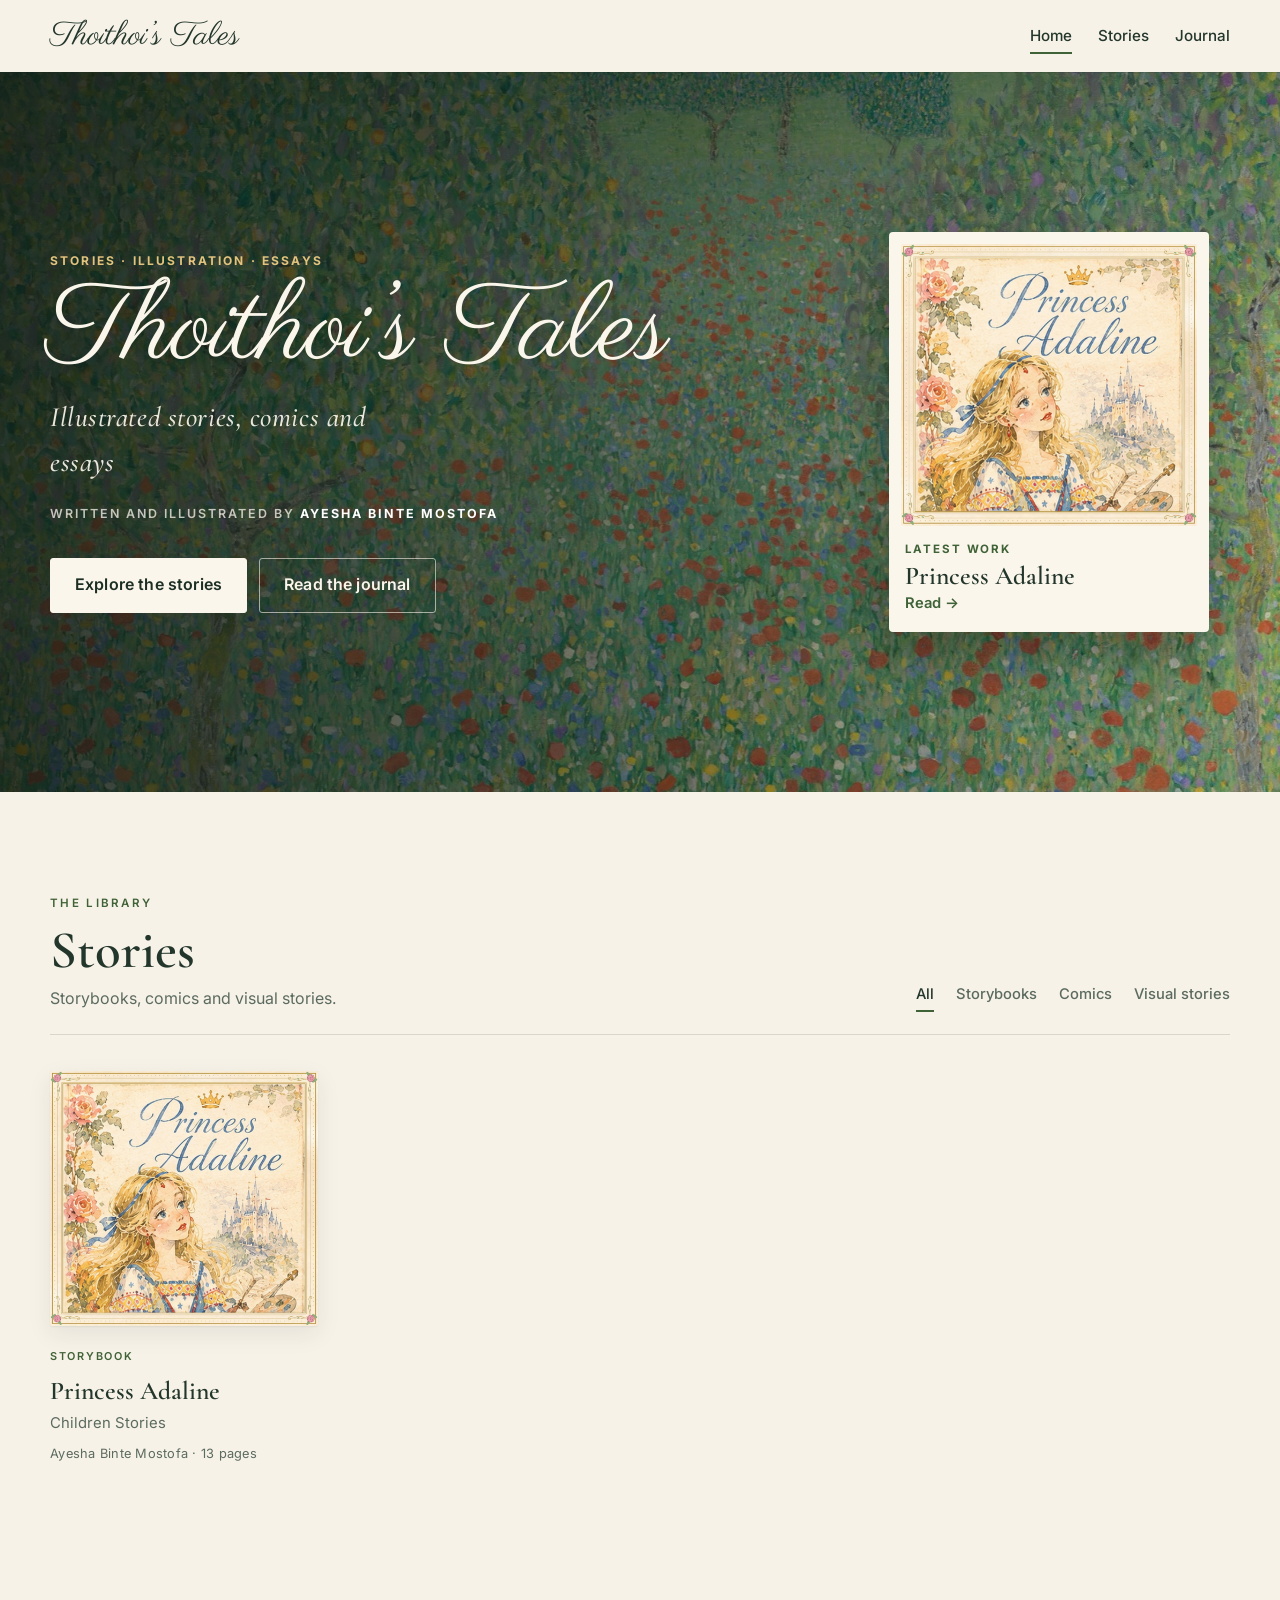
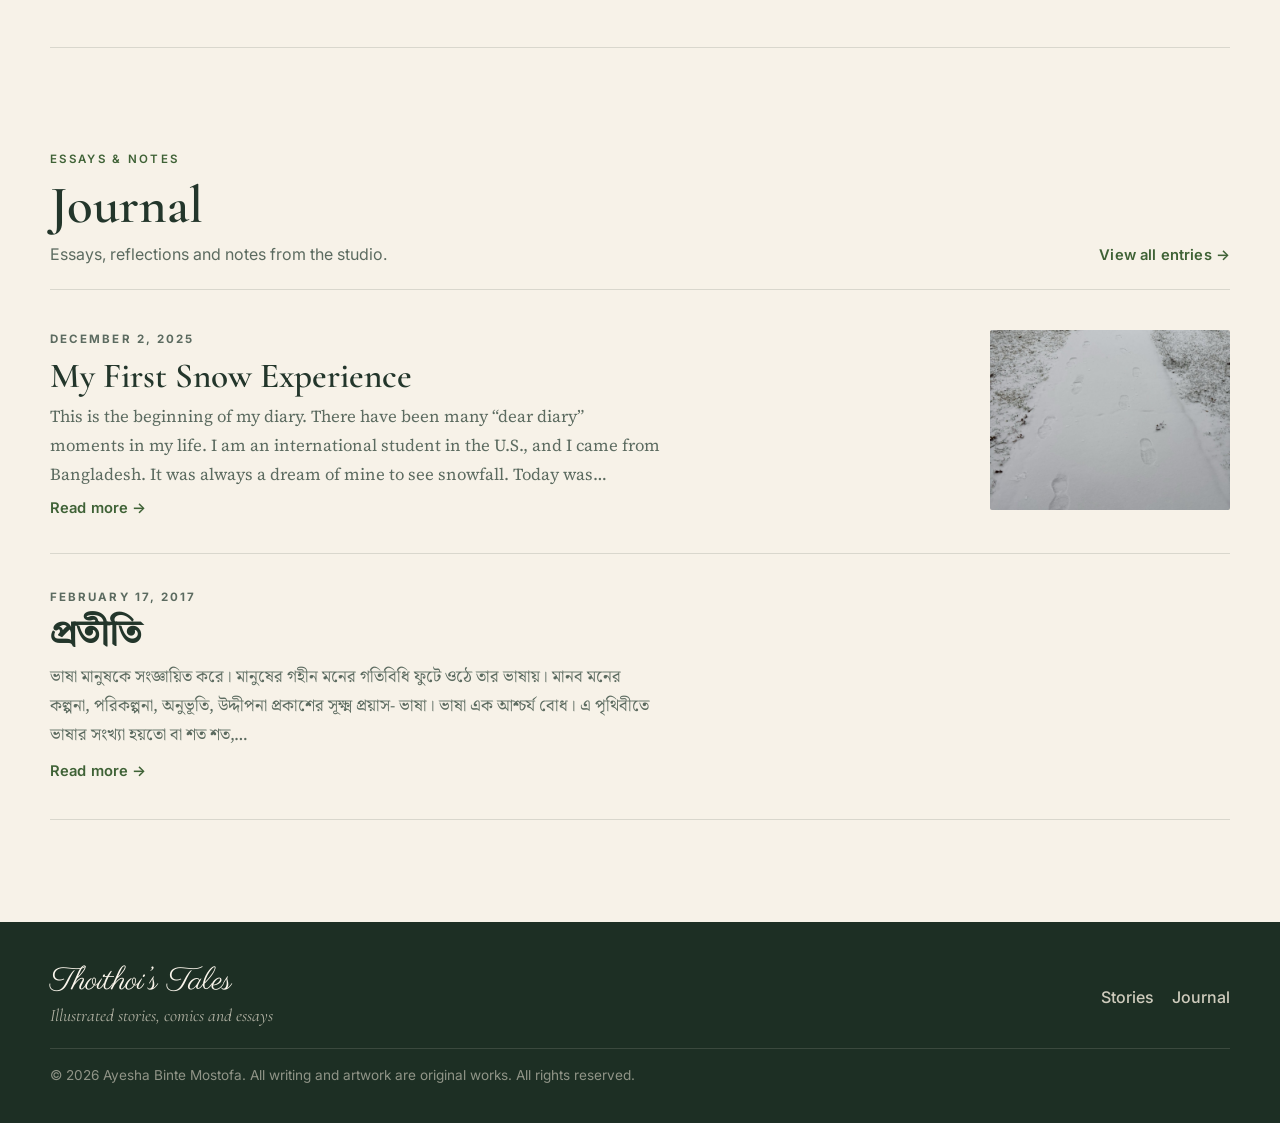
<file: index.html>
<!doctype html>
<html lang="en">
<head>
  <meta charset="utf-8">
  <meta name="viewport" content="width=device-width, initial-scale=1">
  <title>Thoithoi’s Tales · Ayesha Binte Mostofa</title>
  <meta name="description" content="Illustrated storybooks, comics and visual stories by Ayesha Binte Mostofa, to read page by page.">
  <meta name="author" content="Ayesha Binte Mostofa">
  <meta name="theme-color" content="#2f4a3a">
  <meta property="og:type" content="website">
  <meta property="og:site_name" content="Thoithoi’s Tales">
  <meta property="og:title" content="Thoithoi’s Tales">
  <meta property="og:description" content="Illustrated storybooks, comics and visual stories by Ayesha Binte Mostofa.">
  <meta property="og:image" content="https://ayeshathoi.github.io/Illustrated-writing/assets/share.webp">
  <meta name="twitter:card" content="summary_large_image">
  <link rel="icon" href="assets/favicon.svg" type="image/svg+xml">
  <link rel="preconnect" href="https://fonts.googleapis.com">
  <link rel="preconnect" href="https://fonts.gstatic.com" crossorigin>
  <link href="https://fonts.googleapis.com/css2?family=Noto+Serif+Bengali:wght@400;600&family=Tiro+Bangla&family=Parisienne&family=Cormorant+Garamond:ital,wght@0,500;0,600;1,500&family=Inter:wght@400;500;600&family=Source+Serif+4:ital,opsz,wght@0,8..60,400;0,8..60,600;1,8..60,400&display=swap" rel="stylesheet">
  <link rel="stylesheet" href="assets/style.css?v=20261124054215">
</head>
<body class="site">
  <a class="skip-link" href="#stories">Skip to stories</a>
  <header class="topbar">
    <div class="wrap topbar-inner">
      <a class="brand" href="index.html" data-site-title>Thoithoi’s Tales</a>
      <button class="nav-toggle" aria-expanded="false" aria-controls="nav" aria-label="Menu">
        <svg viewBox="0 0 24 24" fill="none" stroke="currentColor" stroke-width="2" stroke-linecap="round"><path d="M4 7h16M4 12h16M4 17h16"/></svg>
      </button>
      <nav class="nav-links" id="nav" aria-label="Main">
        <a href="index.html">Home</a>
        <a href="index.html#stories">Stories</a>
        <a href="journal.html">Journal</a>
        <a href="index.html#about" data-if-about hidden>About</a>
      </nav>
    </div>
  </header>

  <main>
    <section class="hero">
      <div class="hero-shade" aria-hidden="true"></div>
      <div class="wrap hero-inner">
        <div class="hero-copy">
          <p class="eyebrow">Stories · Illustration · Essays</p>
          <h1 class="site-title" data-site-title>Thoithoi’s Tales</h1>
          <p class="site-tagline" data-site-tagline>Illustrated stories, comics and essays</p>
          <p class="byline" data-if-owner>Written and illustrated by <strong data-owner>Ayesha Binte Mostofa</strong></p>
          <div class="hero-actions">
            <a class="btn primary" href="#stories">Explore the stories</a>
            <a class="btn ghost" href="journal.html">Read the journal</a>
          </div>
        </div>
        <a class="featured" id="featured" hidden></a>
      </div>
    </section>

    <div class="paper">
      <section class="section wrap" id="stories" aria-labelledby="stories-title">
        <header class="section-head">
          <div>
            <p class="eyebrow">The library</p>
            <h2 class="section-title" id="stories-title">Stories</h2>
            <p class="section-sub">Storybooks, comics and visual stories.</p>
          </div>
          <nav class="filters" aria-label="Filter stories">
            <button class="chip" data-filter="all" aria-pressed="true">All</button>
            <button class="chip" data-filter="storybook" aria-pressed="false">Storybooks</button>
            <button class="chip" data-filter="comic" aria-pressed="false">Comics</button>
            <button class="chip" data-filter="visual" aria-pressed="false">Visual stories</button>
          </nav>
        </header>
        <div class="shelf" id="shelf" aria-live="polite"></div>
        <div class="empty" id="empty" hidden>
          <p id="empty-text">New stories are on their way.</p>
        </div>
      </section>

      <section class="section wrap" id="journal-latest" aria-labelledby="journal-title" hidden>
        <header class="section-head">
          <div>
            <p class="eyebrow">Essays &amp; notes</p>
            <h2 class="section-title" id="journal-title">Journal</h2>
            <p class="section-sub">Essays, reflections and notes from the studio.</p>
          </div>
          <a class="text-link" href="journal.html">View all entries →</a>
        </header>
        <div class="journal-grid" id="latest"></div>
      </section>

      <section class="section wrap" id="about" aria-labelledby="about-title" hidden>
        <div class="about-card">
          <div class="about-head">
            <p class="eyebrow">About</p>
            <h2 class="section-title" id="about-title" data-owner>Ayesha Binte Mostofa</h2>
          </div>
          <div class="about-text" id="about-text"></div>
        </div>
      </section>
    </div>
  </main>

  <footer class="footer">
    <div class="wrap footer-inner">
      <div>
        <a class="brand" href="index.html" data-site-title>Thoithoi’s Tales</a>
        <p class="small footer-tag" data-site-tagline></p>
      </div>
      <nav class="footer-links" aria-label="Footer">
        <a href="index.html#stories">Stories</a>
        <a href="journal.html">Journal</a>
        <a href="index.html#about" data-if-about hidden>About</a>
      </nav>
      <p class="footer-copy small">© <span data-year>2026</span> <span data-owner>Ayesha Binte Mostofa</span>. All writing and artwork are original works. All rights reserved.</p>
    </div>
  </footer>

  <script src="assets/sky.js?v=20261124054215"></script>
  <script src="assets/site.js?v=20261124054215"></script>
  <script src="assets/library.js?v=20261124054215"></script>
</body>
</html>
</file>
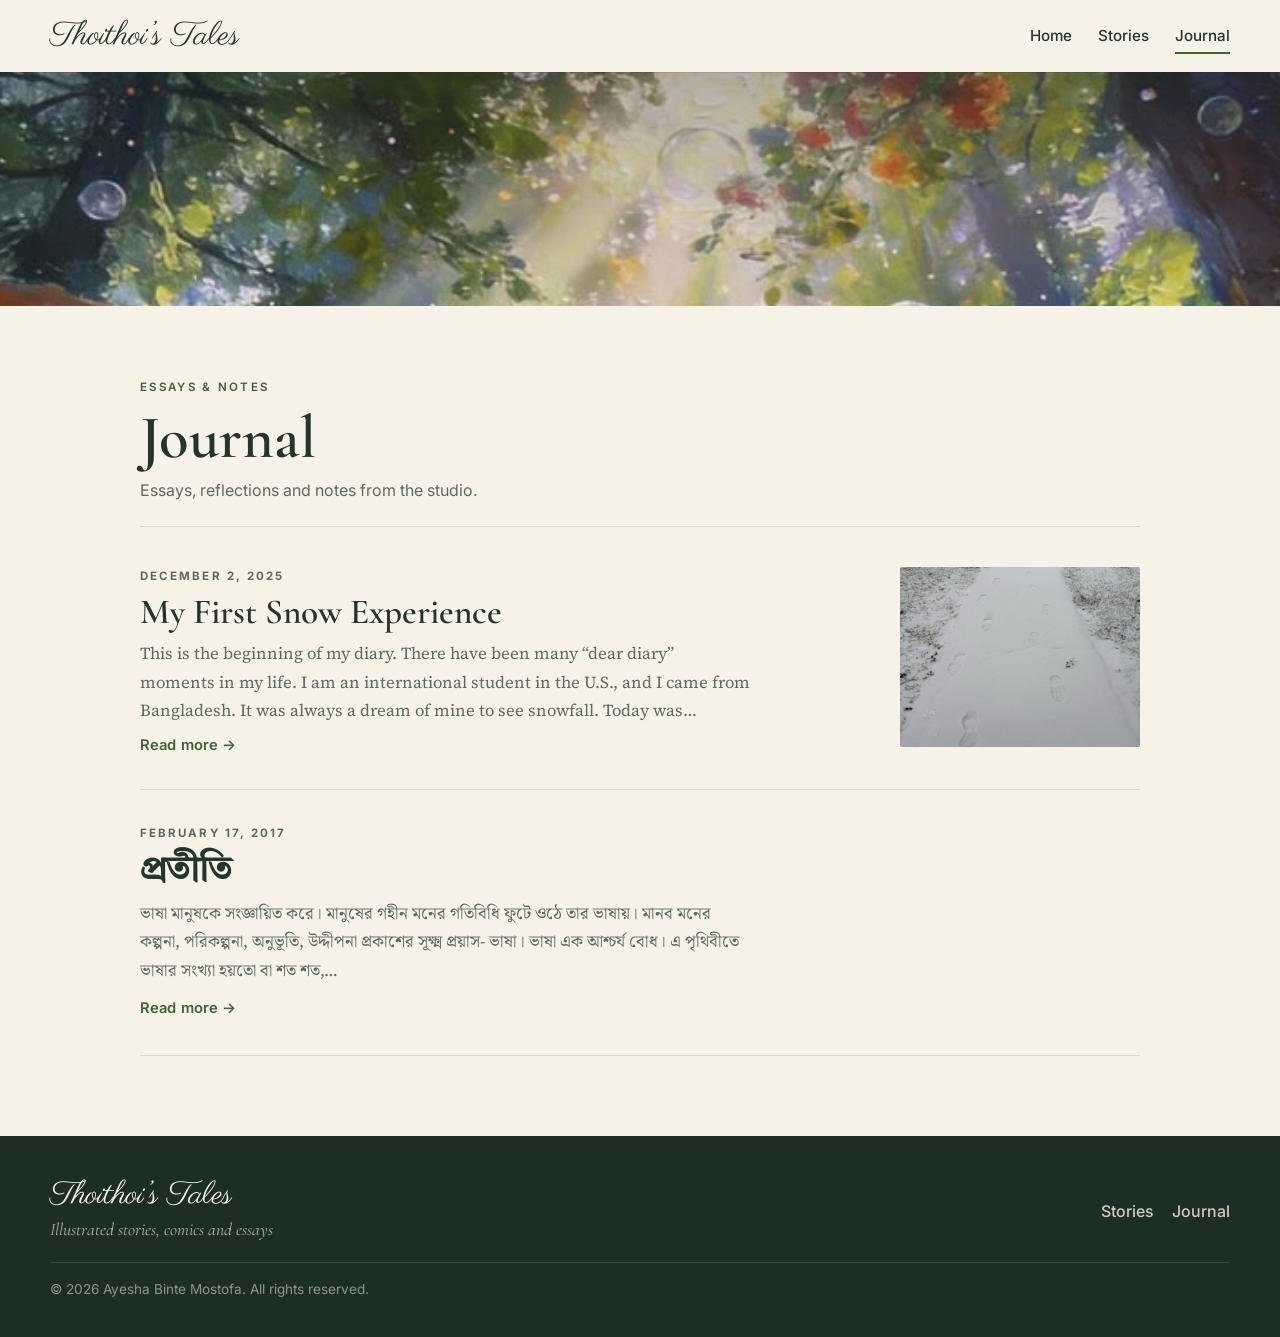
<file: journal.html>
<!doctype html>
<html lang="en">
<head>
  <meta charset="utf-8">
  <meta name="viewport" content="width=device-width, initial-scale=1">
  <title>Journal · Thoithoi’s Tales</title>
  <meta name="description" content="Journal entries by Ayesha Binte Mostofa: notes, sketches and thoughts from the studio.">
  <meta name="theme-color" content="#2f4a3a">
  <meta property="og:type" content="website">
  <meta property="og:title" content="Journal · Thoithoi’s Tales">
  <meta property="og:image" content="https://ayeshathoi.github.io/Illustrated-writing/assets/share.webp">
  <link rel="icon" href="assets/favicon.svg" type="image/svg+xml">
  <link rel="preconnect" href="https://fonts.googleapis.com">
  <link rel="preconnect" href="https://fonts.gstatic.com" crossorigin>
  <link href="https://fonts.googleapis.com/css2?family=Noto+Serif+Bengali:wght@400;600&family=Tiro+Bangla&family=Parisienne&family=Cormorant+Garamond:ital,wght@0,500;0,600;1,500&family=Inter:wght@400;500;600&family=Source+Serif+4:ital,opsz,wght@0,8..60,400;0,8..60,600;1,8..60,400&display=swap" rel="stylesheet">
  <link rel="stylesheet" href="assets/style.css?v=20261124054215">
</head>
<body class="site">
  <header class="topbar">
    <div class="wrap topbar-inner">
      <a class="brand" href="index.html" data-site-title>Thoithoi’s Tales</a>
      <button class="nav-toggle" aria-expanded="false" aria-controls="nav" aria-label="Menu">
        <svg viewBox="0 0 24 24" fill="none" stroke="currentColor" stroke-width="2" stroke-linecap="round"><path d="M4 7h16M4 12h16M4 17h16"/></svg>
      </button>
      <nav class="nav-links" id="nav" aria-label="Main">
        <a href="index.html">Home</a>
        <a href="index.html#stories">Stories</a>
        <a href="journal.html">Journal</a>
      </nav>
    </div>
  </header>

  <div class="page-banner" aria-hidden="true"></div>
  <main class="wrap page-main">
    <!-- list of entries -->
    <section id="list-view" hidden>
      <div class="page-head">
        <p class="eyebrow">Essays &amp; notes</p>
        <h1 class="section-title">Journal</h1>
        <p class="section-sub">Essays, reflections and notes from the studio.</p>
      </div>
      <div class="journal-grid" id="entries"></div>
      <p class="empty" id="no-entries" hidden>No journal entries yet.</p>
    </section>

    <!-- one entry -->
    <article class="article" id="entry-view" hidden>
      <a class="text-link back-link" href="journal.html">← All entries</a>
      <header class="article-head">
        <time id="entry-date"></time>
        <h1 class="article-title" id="entry-title"></h1>
        <p class="byline" data-if-owner>Written by <strong data-owner></strong></p>
      </header>
      <div class="prose" id="entry-body"></div>
      <section class="comments" id="entry-comments" hidden></section>
    </article>

    <p class="empty" id="not-found" hidden>That entry could not be found. <a class="text-link" href="journal.html">See all entries</a></p>
  </main>

  <footer class="footer">
    <div class="wrap footer-inner">
      <div><a class="brand" href="index.html" data-site-title>Thoithoi’s Tales</a><p class="small footer-tag" data-site-tagline></p></div>
      <nav class="footer-links" aria-label="Footer"><a href="index.html#stories">Stories</a><a href="journal.html">Journal</a></nav>
      <p class="footer-copy small">© <span data-year>2026</span> <span data-owner>Ayesha Binte Mostofa</span>. All rights reserved.</p>
    </div>
  </footer>

  <script src="assets/sky.js?v=20261124054215"></script>
  <script src="assets/site.js?v=20261124054215"></script>
  <script src="assets/markup.js?v=20261124054215"></script>
  <script src="assets/comments.js?v=20261124054215"></script>
  <script>
    (function () {
      const id = new URLSearchParams(location.search).get("entry");
      if (!id) {
        document.getElementById("list-view").hidden = false;
        fetch("journal/index.json", { cache: "no-cache" }).then((r) => r.ok ? r.json() : { entries: [] }).then((d) => {
          const entries = d.entries || [];
          document.getElementById("no-entries").hidden = entries.length > 0;
          document.getElementById("entries").innerHTML = entries.map(journalCard).join("");
        }).catch(() => (document.getElementById("no-entries").hidden = false));
        return;
      }
      if (!/^[a-z0-9-]+$/.test(id)) return (document.getElementById("not-found").hidden = false);
      fetch(`journal/${id}/entry.json`, { cache: "no-cache" })
        .then((r) => { if (!r.ok) throw 0; return r.json(); })
        .then((e) => {
          document.getElementById("entry-view").hidden = false;
          if (isMostlyBengali(e.title + " " + e.body)) { document.getElementById("entry-title").lang = "bn"; document.getElementById("entry-body").lang = "bn"; }
          document.title = `${e.title} · Journal`;
          document.getElementById("entry-date").textContent = formatDate(e.date);
          document.getElementById("entry-title").textContent = e.title;
          document.getElementById("entry-body").innerHTML = renderMarkup(e.body, `journal/${encodeURIComponent(e.id)}`);
          siteReady.then((site) => mountComments(document.getElementById("entry-comments"), "journal:" + e.id, site.commentsUrl));
        })
        .catch(() => (document.getElementById("not-found").hidden = false));
    })();
  </script>
</body>
</html>
</file>
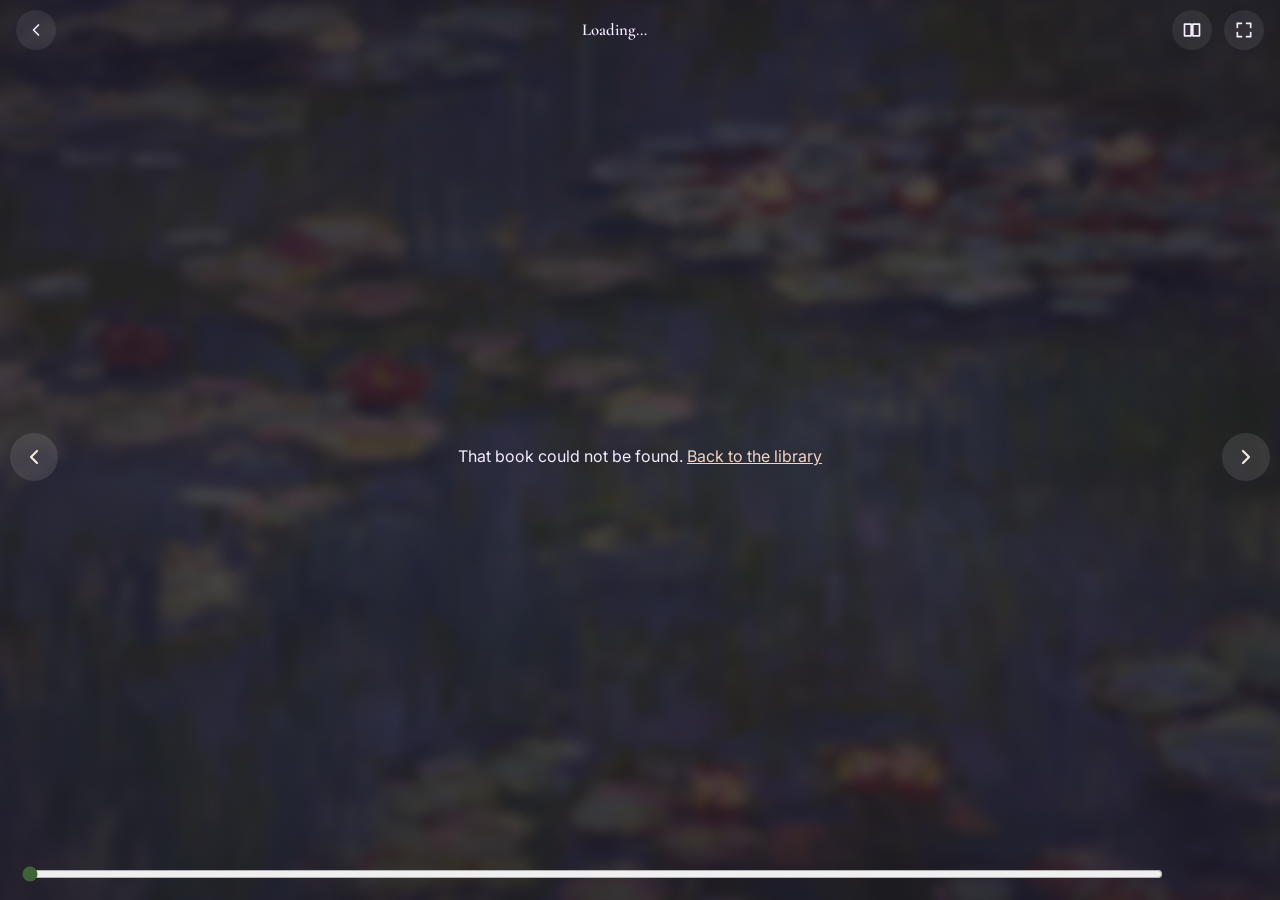
<file: read.html>
<!doctype html>
<html lang="en">
<head>
  <meta charset="utf-8">
  <meta name="viewport" content="width=device-width, initial-scale=1, viewport-fit=cover">
  <title>Reading</title>
  <link rel="icon" href="assets/favicon.svg" type="image/svg+xml">
  <link rel="preconnect" href="https://fonts.googleapis.com">
  <link rel="preconnect" href="https://fonts.gstatic.com" crossorigin>
  <link href="https://fonts.googleapis.com/css2?family=Noto+Serif+Bengali:wght@400;600&family=Tiro+Bangla&family=Parisienne&family=Cormorant+Garamond:ital,wght@0,500;0,600;1,500&family=Inter:wght@400;500;600&family=Source+Serif+4:ital,opsz,wght@0,8..60,400;0,8..60,600;1,8..60,400&display=swap" rel="stylesheet">
  <link rel="stylesheet" href="assets/style.css?v=20261124054215">
</head>
<body class="reader">
  <header class="reader-bar">
    <a class="icon-btn" href="index.html" aria-label="Back to the library" title="Library">
      <svg viewBox="0 0 24 24" fill="none" stroke="currentColor" stroke-width="2" stroke-linecap="round" stroke-linejoin="round"><path d="M15 18l-6-6 6-6"/></svg>
    </a>
    <div class="title">
      <h1 id="book-title">Loading…</h1>
      <div class="sub" id="book-sub"></div>
    </div>
    <button class="icon-btn" id="music-btn" aria-label="Play music" title="Play music" hidden>
      <svg viewBox="0 0 24 24" fill="none" stroke="currentColor" stroke-width="2" stroke-linecap="round" stroke-linejoin="round"><path d="M9 18V5l11-2v13"/><circle cx="6" cy="18" r="3"/><circle cx="17" cy="16" r="3"/></svg>
    </button>
    <button class="icon-btn" id="comments-btn" aria-label="Comments" title="Comments" hidden>
      <svg viewBox="0 0 24 24" fill="none" stroke="currentColor" stroke-width="2" stroke-linejoin="round"><path d="M4 5h16v11H9l-5 4z"/></svg>
    </button>
    <button class="icon-btn" id="view-btn" aria-label="Show one page at a time" title="One page / two pages">
      <svg viewBox="0 0 24 24" fill="none" stroke="currentColor" stroke-width="2" stroke-linejoin="round"><path d="M3 5h8v14H3zM13 5h8v14h-8z"/></svg>
    </button>
    <button class="icon-btn" id="fs-btn" aria-label="Full screen" title="Full screen (F)">
      <svg viewBox="0 0 24 24" fill="none" stroke="currentColor" stroke-width="2" stroke-linecap="round"><path d="M4 9V4h5M20 9V4h-5M4 15v5h5M20 15v5h-5"/></svg>
    </button>
  </header>

  <main class="stage" id="stage">
    <button class="nav-arrow prev" id="arrow-left" aria-label="Previous page">
      <svg viewBox="0 0 24 24" fill="none" stroke="currentColor" stroke-width="2.2" stroke-linecap="round" stroke-linejoin="round"><path d="M15 18l-6-6 6-6"/></svg>
    </button>
    <div class="book" id="book" hidden>
      <div class="page left blank"><img alt=""></div>
      <div class="page right blank"><img alt=""></div>
      <div class="leaf" id="leaf">
        <div class="face front"><img alt=""><div class="shade"></div></div>
        <div class="face back"><img alt=""><div class="shade"></div></div>
      </div>
    </div>
    <div class="reader-msg" id="msg" hidden></div>
    <button class="nav-arrow next" id="arrow-right" aria-label="Next page">
      <svg viewBox="0 0 24 24" fill="none" stroke="currentColor" stroke-width="2.2" stroke-linecap="round" stroke-linejoin="round"><path d="M9 18l6-6-6-6"/></svg>
    </button>
    <div class="reader-hint" id="hint">Tap the page edges, swipe, or use ← → keys</div>

    <div class="end-card" id="end" hidden>
      <div>
        <h2>The End</h2>
        <p id="end-sub">Thank you for reading.</p>
        <div class="actions">
          <button class="btn primary" id="again-btn">Read again</button>
          <button class="btn" id="end-comment-btn" hidden>Leave a comment</button>
          <a class="btn" href="index.html">More stories</a>
        </div>
      </div>
    </div>
  </main>

  <aside class="drawer" id="drawer" hidden aria-label="Comments">
    <button class="icon-btn drawer-close" id="drawer-close" aria-label="Close comments">
      <svg viewBox="0 0 24 24" fill="none" stroke="currentColor" stroke-width="2" stroke-linecap="round"><path d="M6 6l12 12M18 6L6 18"/></svg>
    </button>
    <section class="comments" id="comments"></section>
  </aside>

  <footer class="reader-foot">
    <input type="range" class="scrub" id="scrub" min="0" max="0" value="0" aria-label="Jump to page">
    <span class="count" id="count"></span>
  </footer>

  <script src="assets/sky.js?v=20261124054215"></script>
  <script src="assets/site.js?v=20261124054215"></script>
  <script src="assets/comments.js?v=20261124054215"></script>
  <script src="assets/music.js?v=20261124054215"></script>
  <script src="assets/reader.js?v=20261124054215"></script>
</body>
</html>
</file>
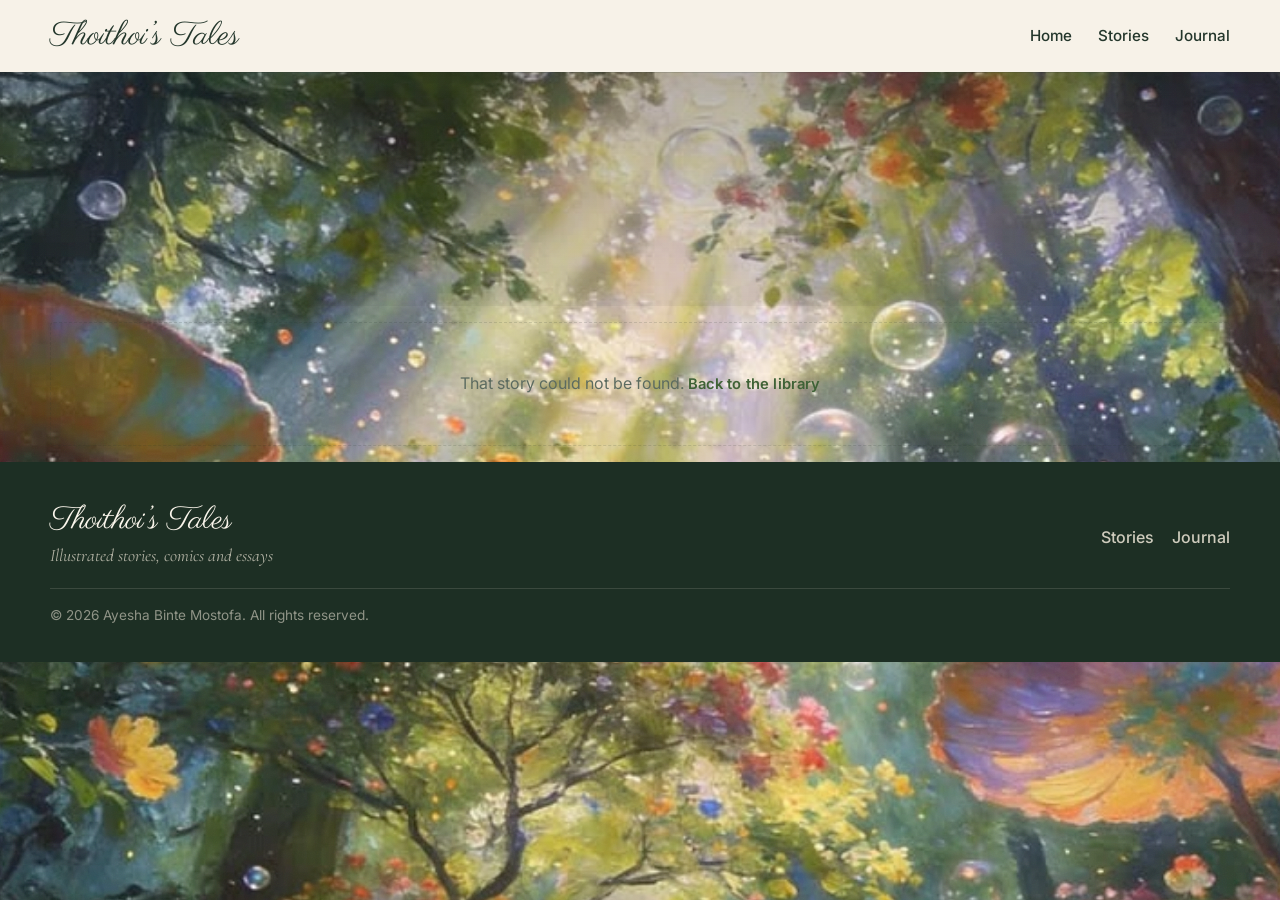
<file: story.html>
<!doctype html>
<html lang="en">
<head>
  <meta charset="utf-8">
  <meta name="viewport" content="width=device-width, initial-scale=1">
  <title>Visual story · Thoithoi’s Tales</title>
  <meta name="theme-color" content="#2f4a3a">
  <meta property="og:image" content="https://ayeshathoi.github.io/Illustrated-writing/assets/share.webp">
  <link rel="icon" href="assets/favicon.svg" type="image/svg+xml">
  <link rel="preconnect" href="https://fonts.googleapis.com">
  <link rel="preconnect" href="https://fonts.gstatic.com" crossorigin>
  <link href="https://fonts.googleapis.com/css2?family=Noto+Serif+Bengali:wght@400;600&family=Tiro+Bangla&family=Parisienne&family=Cormorant+Garamond:ital,wght@0,500;0,600;1,500&family=Inter:wght@400;500;600&family=Source+Serif+4:ital,opsz,wght@0,8..60,400;0,8..60,600;1,8..60,400&display=swap" rel="stylesheet">
  <link rel="stylesheet" href="assets/style.css?v=20261124054215">
</head>
<body class="site">
  <header class="topbar">
    <div class="wrap topbar-inner">
      <a class="brand" href="index.html" data-site-title>Thoithoi’s Tales</a>
      <button class="nav-toggle" aria-expanded="false" aria-controls="nav" aria-label="Menu">
        <svg viewBox="0 0 24 24" fill="none" stroke="currentColor" stroke-width="2" stroke-linecap="round"><path d="M4 7h16M4 12h16M4 17h16"/></svg>
      </button>
      <nav class="nav-links" id="nav" aria-label="Main">
        <a href="index.html">Home</a>
        <a href="index.html#stories">Stories</a>
        <a href="journal.html">Journal</a>
      </nav>
    </div>
  </header>
  <div class="story-progress" aria-hidden="true"><div id="progress"></div></div>
  <button class="music-fab" id="music-btn" hidden aria-label="Play music" title="Play music">
    <svg viewBox="0 0 24 24" fill="none" stroke="currentColor" stroke-width="2" stroke-linecap="round" stroke-linejoin="round"><path d="M9 18V5l11-2v13"/><circle cx="6" cy="18" r="3"/><circle cx="17" cy="16" r="3"/></svg>
  </button>

  <div class="page-banner" aria-hidden="true"></div>
  <main class="wrap page-main story" id="story" hidden>
    <a class="text-link back-link" href="index.html#stories">← All stories</a>
    <header class="article-head">
      <span class="badge visual">Visual story</span>
      <h1 class="article-title" id="title"></h1>
      <p class="byline" id="author" hidden></p>
      <p class="story-desc" id="desc" hidden></p>
    </header>
    <div id="scenes"></div>
    <div class="story-end">
      <p class="the-end">The End</p>
      <a class="btn" href="index.html#stories">More stories</a>
    </div>
    <section class="comments" id="comments" hidden></section>
  </main>
  <p class="empty wrap" id="not-found" hidden>That story could not be found. <a class="text-link" href="index.html">Back to the library</a></p>

  <footer class="footer">
    <div class="wrap footer-inner">
      <div><a class="brand" href="index.html" data-site-title>Thoithoi’s Tales</a><p class="small footer-tag" data-site-tagline></p></div>
      <nav class="footer-links" aria-label="Footer"><a href="index.html#stories">Stories</a><a href="journal.html">Journal</a></nav>
      <p class="footer-copy small">© <span data-year>2026</span> <span data-owner>Ayesha Binte Mostofa</span>. All rights reserved.</p>
    </div>
  </footer>

  <script src="assets/sky.js?v=20261124054215"></script>
  <script src="assets/site.js?v=20261124054215"></script>
  <script src="assets/comments.js?v=20261124054215"></script>
  <script src="assets/music.js?v=20261124054215"></script>
  <script>
    (function () {
      const id = new URLSearchParams(location.search).get("book") || "";
      const isLocal = ["localhost", "127.0.0.1"].includes(location.hostname);
      const fail = () => (document.getElementById("not-found").hidden = false);
      if (!/^[a-z0-9-]+$/.test(id)) return fail();
      fetch(`books/${id}/book.json`, { cache: "no-cache" })
        .then((r) => { if (!r.ok) throw 0; return r.json(); })
        .then((b) => {
          if (!b.published && !isLocal) throw 0;
          document.getElementById("story").hidden = false;
          document.title = `${b.title} · Visual story`;
          document.getElementById("title").textContent = b.title;
          if (b.author) { const a = document.getElementById("author"); a.hidden = false; a.innerHTML = `By <strong>${esc(b.author)}</strong>`; }
          if (b.description) { const d = document.getElementById("desc"); d.hidden = false; d.textContent = b.description; }
          const caps = b.captions || {};
          document.getElementById("scenes").innerHTML = b.pages.map((p, i) => `
            <section class="story-scene">
              <figure><img src="books/${encodeURIComponent(b.id)}/${encodeURIComponent(p)}" alt="Scene ${i + 1}" loading="${i < 2 ? "eager" : "lazy"}"></figure>
              ${caps[p] ? `<div class="scene-text">${esc(caps[p]).split(/\n\s*\n/).map((t) => `<p>${t.replace(/\n/g, "<br>")}</p>`).join("")}</div>` : ""}
            </section>`).join("");
          // Gentle fade-in as each scene scrolls into view
          const io = "IntersectionObserver" in window && new IntersectionObserver((items) => {
            items.forEach((it) => { if (it.isIntersecting) { it.target.classList.add("in"); io.unobserve(it.target); } });
          }, { rootMargin: "0px 0px -10% 0px" });
          document.querySelectorAll(".story-scene").forEach((s) => (io ? io.observe(s) : s.classList.add("in")));
          siteReady.then((site) => mountComments(document.getElementById("comments"), "book:" + b.id, site.commentsUrl));
          setupBookMusic(b, document.getElementById("music-btn"));
        })
        .catch(fail);
      const bar = document.getElementById("progress");
      addEventListener("scroll", () => {
        const max = document.documentElement.scrollHeight - innerHeight;
        bar.style.width = (max > 0 ? (scrollY / max) * 100 : 0) + "%";
      }, { passive: true });
    })();
  </script>
</body>
</html>
</file>
<file: assets/style.css>
/* ------------------------------------------------------------------ tokens */
:root {
  /* Cream & forest green, picked from the enchanted-forest painting */
  --paper: #fbf6ec;
  --paper-2: #f1e9d8;
  --card: rgb(251 246 236 / .86);
  --ink: #2f4a3a;
  --ink-soft: #5f7564;
  --line: rgb(70 100 70 / .2);
  --accent: #5d7f3e;
  --accent-ink: #fff;
  --accent-soft: #e2ebd3;
  --teal: #96701f;          /* comic tag: warm gold */
  --teal-soft: #f4e6c3;
  --danger: #b3412e;
  --gold: #b8892b;
  --shadow: 0 2px 6px rgb(40 60 40 / .10), 0 14px 34px rgb(30 50 30 / .18);
  --radius: 20px;
  --sky:
    radial-gradient(60vmax 50vmax at 8% 0%, #ffd9e6 0%, transparent 60%),
    radial-gradient(55vmax 45vmax at 95% 10%, #e3dcff 0%, transparent 60%),
    radial-gradient(60vmax 55vmax at 70% 100%, #ffe6d3 0%, transparent 60%),
    radial-gradient(50vmax 50vmax at 0% 90%, #d6ecff 0%, transparent 60%),
    linear-gradient(180deg, #fff7fb, #f8f1ff);
  --font-script: "Parisienne", "Tiro Bangla", "Snell Roundhand", "Apple Chancery", cursive;
  --font-display: "Quicksand", system-ui, sans-serif;
  --font-body: "Quicksand", "Noto Serif Bengali", system-ui, -apple-system, "Segoe UI", sans-serif;
  color-scheme: light;
}
@media (prefers-color-scheme: dark) {
  :root {
    --paper: #17241c;
    --paper-2: #213328;
    --card: rgb(22 38 29 / .78);
    --ink: #f3ecd9;
    --ink-soft: #c2c7ae;
    --line: rgb(230 220 180 / .16);
    --accent: #a9c47f;
    --accent-ink: #17241c;
    --accent-soft: rgb(169 196 127 / .18);
    --teal: #e2c27a;
    --teal-soft: rgb(226 194 122 / .18);
    --gold: #e2c27a;
    --danger: #ff8a80;
    --shadow: 0 2px 6px rgb(0 0 0 / .25), 0 16px 40px rgb(0 0 0 / .35);
    --sky:
      radial-gradient(60vmax 50vmax at 8% 0%, #4a2a5e 0%, transparent 60%),
      radial-gradient(55vmax 45vmax at 95% 10%, #2c2c6e 0%, transparent 60%),
      radial-gradient(60vmax 55vmax at 70% 100%, #5a2d4f 0%, transparent 60%),
      linear-gradient(180deg, #171327, #1f1734);
    color-scheme: dark;
  }
}

/* ------------------------------------------------------------------ base */
*, *::before, *::after { box-sizing: border-box; }
[hidden] { display: none !important; }
html, body { margin: 0; }
body {
  background: var(--paper);
  color: var(--ink);
  font: 16px/1.55 var(--font-body);
  -webkit-font-smoothing: antialiased;
  min-height: 100vh;
  position: relative;
  isolation: isolate;
}

/* ------------------------------------------------------------------ nature backdrop */
/* A dreamy nature photo (yours, chosen in the studio) or a painted meadow,
   under a soft pastel wash so text and cards stay easy to read. */
.dreamy-sky { position: fixed; inset: 0; z-index: -1; overflow: hidden; background: #f3e9ef; pointer-events: none; }
.dreamy-sky .scene {
  position: absolute; inset: -2%; background-size: cover; background-position: center;
  animation: breathe 40s ease-in-out infinite alternate;
}
.dreamy-sky .scene svg { width: 100%; height: 100%; display: block; }
.dreamy-sky .wash {
  position: absolute; inset: 0;
  background:
    linear-gradient(180deg, rgb(255 247 250 / .62) 0%, rgb(255 247 250 / .30) 38%, rgb(255 247 250 / .12) 70%, rgb(255 247 250 / .35) 100%),
    radial-gradient(80vmax 60vmax at 50% 0%, rgb(255 228 238 / .35), transparent 70%);
}
.dreamy-sky .grain {
  position: absolute; inset: 0; opacity: .14; mix-blend-mode: soft-light;
  background-image: url("data:image/svg+xml,%3Csvg xmlns='http://www.w3.org/2000/svg' width='160' height='160'%3E%3Cfilter id='n'%3E%3CfeTurbulence type='fractalNoise' baseFrequency='.9' numOctaves='2' stitchTiles='stitch'/%3E%3C/filter%3E%3Crect width='100%25' height='100%25' filter='url(%23n)'/%3E%3C/svg%3E");
}
@media (prefers-color-scheme: dark) {
  .dreamy-sky .scene { filter: brightness(.55) saturate(.9); }
  .dreamy-sky .wash { background: linear-gradient(180deg, rgb(24 18 36 / .62), rgb(24 18 36 / .35) 45%, rgb(24 18 36 / .55)); }
}
.dreamy-sky.has-photo .scene { background-position: center 30%; }
.dreamy-sky.has-photo .wash {
  background:
    radial-gradient(70vmax 38vmax at 50% 8%, rgb(255 250 245 / .55), transparent 70%),
    linear-gradient(180deg, rgb(255 250 245 / .25), rgb(255 250 245 / .05) 45%, rgb(30 40 30 / .12));
}
@media (prefers-color-scheme: dark) {
  .dreamy-sky.has-photo .scene { filter: brightness(.7) saturate(1); }
  .dreamy-sky.has-photo .wash { background: radial-gradient(70vmax 38vmax at 50% 8%, rgb(20 16 30 / .55), transparent 70%), linear-gradient(180deg, rgb(20 16 30 / .3), rgb(20 16 30 / .15) 50%, rgb(20 16 30 / .45)); }
}
/* In the reader the scene sits further back so the pages stand out. */
body.reader .dreamy-sky .scene { filter: blur(6px) brightness(.5) saturate(.95); }
body.reader .dreamy-sky .wash { background: radial-gradient(90% 80% at 50% 50%, rgb(30 22 40 / .25), rgb(20 14 28 / .65)); }

/* Soap bubbles rising gently, like the ones in a fairy-tale forest */
.bubble {
  position: absolute; bottom: -10vh; left: var(--x); width: var(--s); height: var(--s); border-radius: 50%;
  background:
    radial-gradient(circle at 32% 28%, rgb(255 255 255 / .95) 0 7%, transparent 9%),
    radial-gradient(circle at 70% 75%, rgb(255 255 255 / .35) 0 6%, transparent 9%),
    radial-gradient(circle at 50% 50%, transparent 58%, rgb(190 230 255 / .35) 70%, rgb(255 190 230 / .45) 84%, rgb(255 255 255 / .6) 100%);
  box-shadow: inset 0 0 6px rgb(255 255 255 / .5);
  animation: rise var(--d) linear infinite, wobble calc(var(--d) / 5) ease-in-out infinite alternate;
  animation-delay: var(--delay), var(--delay);
}
@keyframes rise {
  0% { transform: translateY(0); opacity: 0; }
  8% { opacity: .9; }
  85% { opacity: .9; }
  100% { transform: translateY(-120vh); opacity: 0; }
}
@keyframes wobble { from { margin-left: -14px; } to { margin-left: 16px; } }
@keyframes breathe { from { transform: scale(1); } to { transform: scale(1.05); } }
@media (prefers-reduced-motion: reduce) { .bubble { display: none; } }
a { color: inherit; }
img { display: block; max-width: 100%; }
h1, h2, h3 { font-family: var(--font-display); font-weight: 700; line-height: 1.2; margin: 0; }
button, input, select, textarea { font: inherit; color: inherit; }
:focus-visible { outline: 3px solid var(--accent); outline-offset: 2px; }
.visually-hidden { position: absolute !important; width: 1px; height: 1px; overflow: hidden; clip: rect(0 0 0 0); white-space: nowrap; }

.wrap { width: min(1180px, 100% - 32px); margin-inline: auto; }

.btn {
  display: inline-flex; align-items: center; justify-content: center; gap: .45em;
  border: 1px solid var(--line); background: var(--card); color: var(--ink);
  padding: .55em 1.05em; border-radius: 999px; cursor: pointer; font-weight: 700;
  text-decoration: none; transition: transform .12s, background .15s, border-color .15s;
}
.btn:hover { border-color: var(--ink-soft); }
.btn:active { transform: translateY(1px); }
.btn.primary { background: var(--accent); border-color: var(--accent); color: var(--accent-ink); }
.btn.primary:hover { filter: brightness(1.06); }
.btn.danger { color: var(--danger); }
.btn.danger:hover { border-color: var(--danger); }
.btn.small { padding: .35em .8em; font-size: .9rem; }
.btn:disabled { opacity: .5; cursor: default; }

/* ------------------------------------------------------------------ library */
.site-header { padding: clamp(40px, 8vw, 88px) 0 28px; text-align: center; }
.site-header .eyebrow {
  display: inline-block; font-weight: 800; letter-spacing: .14em; text-transform: uppercase;
  font-size: .78rem; color: var(--accent); margin-bottom: 14px;
}
.site-title {
  font-family: var(--font-script); font-weight: 400; font-size: clamp(4rem, 13vw, 7.5rem); line-height: 1.1;
  background: linear-gradient(100deg, #3f6b33, #6f8f3e 45%, #b8892b 85%);
  -webkit-background-clip: text; background-clip: text; color: transparent;
  padding: .05em .35em .12em; /* room for the swashes */
}
@media (prefers-color-scheme: dark) {
  .site-title { background-image: linear-gradient(100deg, #c6dba0, #e9d79a 55%, #f0c777); }
}
.site-tagline { color: var(--ink-soft); font-size: clamp(1.05rem, 2.4vw, 1.25rem); font-weight: 500; margin: 6px auto 0; max-width: 40ch; letter-spacing: .02em; }
.byline {
  margin: 14px 0 0; font-size: .82rem; font-weight: 600; letter-spacing: .16em; text-transform: uppercase; color: #6b7d5c;
  display: flex; align-items: center; justify-content: center; gap: .8em;
}
.byline::before, .byline::after { content: ""; width: 28px; height: 1px; background: currentColor; opacity: .5; }
.byline strong { font-weight: 700; color: #2f4a3a; }
@media (prefers-color-scheme: dark) { .byline { color: #c2c7ae; } .byline strong { color: #e2c27a; } }

.filters { display: flex; justify-content: center; gap: 8px; flex-wrap: wrap; margin: 8px 0 36px; }
.chip {
  border: 1px solid rgb(255 250 238 / .75); background: var(--card); border-radius: 999px;
  padding: .5em 1.2em; font-weight: 700; cursor: pointer; color: var(--ink-soft);
  backdrop-filter: blur(12px); -webkit-backdrop-filter: blur(12px); box-shadow: var(--shadow);
}
.chip[aria-pressed="true"] { background: linear-gradient(120deg, #4f7238, #7c9a48); border-color: transparent; color: #fff; }

/* Pinterest-style masonry: covers of any shape stack like pins */
.shelf { columns: 4 230px; column-gap: clamp(16px, 2.6vw, 28px); padding-bottom: 80px; }
.book-card {
  text-decoration: none; display: block; break-inside: avoid; margin-bottom: clamp(16px, 2.6vw, 28px);
  background: var(--card); border: 1px solid rgb(255 250 238 / .75); border-radius: var(--radius);
  padding: 10px 10px 14px; box-shadow: var(--shadow);
  backdrop-filter: blur(14px); -webkit-backdrop-filter: blur(14px);
  transition: transform .3s ease, box-shadow .3s ease;
}
.book-card:hover, .book-card:focus-visible {
  transform: translateY(-6px);
  box-shadow: 0 4px 10px rgb(40 60 40 / .14), 0 26px 50px rgb(30 50 30 / .28);
}
.cover {
  position: relative; aspect-ratio: var(--ratio, 3 / 4); border-radius: 14px;
  overflow: hidden; background: var(--paper-2);
}
.cover img { width: 100%; height: 100%; object-fit: cover; transition: transform .5s ease; }
.book-card:hover .cover img { transform: scale(1.04); }
.cover::after { /* soft glow on hover */
  content: ""; position: absolute; inset: 0; opacity: 0; transition: opacity .3s;
  background: linear-gradient(180deg, transparent 55%, rgb(190 150 60 / .22));
}
.book-card:hover .cover::after { opacity: 1; }
.book-card h3 { font-family: var(--font-script); font-weight: 400; font-size: 1.75rem; line-height: 1.15; margin: 12px 6px 6px; }
.book-card .meta { color: var(--ink-soft); font-size: .88rem; display: flex; gap: 8px; align-items: center; flex-wrap: wrap; margin: 0 6px; }
.book-card .desc { color: var(--ink-soft); font-size: .88rem; margin: 6px 6px 0; display: -webkit-box; -webkit-line-clamp: 3; -webkit-box-orient: vertical; overflow: hidden; }
.badge {
  display: inline-block; font-size: .7rem; font-weight: 800; letter-spacing: .08em;
  text-transform: uppercase; padding: .2em .6em; border-radius: 6px;
  background: var(--accent-soft); color: var(--accent);
}
.badge.comic { background: var(--teal-soft); color: var(--teal); }
.badge.draft { background: var(--paper-2); color: var(--ink-soft); }

.empty { text-align: center; color: var(--ink-soft); padding: 60px 0 100px; }
.empty .art { font-size: 3rem; margin-bottom: 8px; }
.empty .art { filter: drop-shadow(0 6px 14px rgb(40 60 40 / .25)); }
.site-footer { border-top: 1px solid var(--line); padding: 22px 0 40px; color: var(--ink-soft); font-size: .9rem; display: flex; justify-content: space-between; gap: 12px; flex-wrap: wrap; }
.site-footer a { color: var(--ink-soft); }

/* ------------------------------------------------------------------ reader */
body.reader {
  --sky:
    radial-gradient(70vmax 50vmax at 15% 0%, #5b3a7a 0%, transparent 60%),
    radial-gradient(60vmax 50vmax at 90% 100%, #7a3a63 0%, transparent 60%),
    radial-gradient(50vmax 40vmax at 100% 0%, #2f3f86 0%, transparent 60%),
    linear-gradient(180deg, #1b1530, #251a3a);
  background: #1b1530;
  color: #f4ecff; height: 100dvh; overflow: hidden;
  display: grid; grid-template-rows: auto 1fr auto;
}
.reader-bar {
  display: flex; align-items: center; gap: 12px; padding: 10px 16px;
  min-height: 56px; position: relative; z-index: 5;
}
.reader-bar .title { flex: 1; min-width: 0; text-align: center; }
.reader-bar .title h1 { font-size: 1.05rem; white-space: nowrap; overflow: hidden; text-overflow: ellipsis; }
.reader-bar .title .sub { font-size: .8rem; opacity: .65; }
.icon-btn {
  width: 40px; height: 40px; border-radius: 50%; border: 0; display: grid; place-items: center;
  background: rgb(255 255 255 / .08); color: inherit; cursor: pointer; text-decoration: none; flex: none;
}
.icon-btn:hover { background: rgb(255 255 255 / .16); }
.icon-btn svg { width: 20px; height: 20px; }
.icon-btn[aria-pressed="true"] { background: rgb(255 255 255 / .24); }

.stage { position: relative; display: grid; place-items: center; min-height: 0; padding: 8px 64px; touch-action: pan-y; }
.book {
  position: relative; perspective: 2400px; transition: transform .45s cubic-bezier(.3,.1,.3,1);
  user-select: none; -webkit-user-select: none;
}
.book.shift-left { transform: translateX(-25%); }
.book.shift-right { transform: translateX(25%); }
.book .page, .book .leaf {
  position: absolute; top: 0; height: 100%; width: 50%;
}
.book.single .page, .book.single .leaf { width: 100%; }
.book .page.left { left: 0; }
.book .page.right { right: 0; }
.book.single .page.left { display: none; }
.page-face, .book .page {
  background: #fbf7f0; overflow: hidden;
}
.book .page.blank { background: transparent; }
.book .page.blank img, .leaf img:not([src]) { visibility: hidden; }
.book .page img, .leaf img { width: 100%; height: 100%; object-fit: contain; pointer-events: none; }
.book .page.left:not(.blank) { box-shadow: -8px 10px 30px rgb(0 0 0 / .35); border-radius: 4px 0 0 4px; }
.book .page.right:not(.blank) { box-shadow: 8px 10px 30px rgb(0 0 0 / .35); border-radius: 0 4px 4px 0; }
.book.single .page.right:not(.blank) { border-radius: 4px; box-shadow: 0 10px 30px rgb(0 0 0 / .4); }
/* gutter shading between the two pages */
.book .page.left:not(.blank)::after, .book .page.right:not(.blank)::after {
  content: ""; position: absolute; top: 0; bottom: 0; width: 8%; pointer-events: none;
}
.book .page.left:not(.blank)::after { right: 0; background: linear-gradient(270deg, rgb(0 0 0 / .18), transparent); }
.book .page.right:not(.blank)::after { left: 0; background: linear-gradient(90deg, rgb(0 0 0 / .18), transparent); }
.book.single .page.right::after { display: none; }

.leaf { transform-style: preserve-3d; z-index: 3; display: none; }
.leaf.on { display: block; }
.leaf .face {
  position: absolute; inset: 0; backface-visibility: hidden; -webkit-backface-visibility: hidden;
  background: #fbf7f0; overflow: hidden;
}
.leaf .face.back { transform: rotateY(180deg); }
.leaf .face .shade { position: absolute; inset: 0; background: #000; opacity: 0; pointer-events: none; }

.nav-arrow {
  position: absolute; top: 50%; translate: 0 -50%; z-index: 4;
  width: 48px; height: 48px; border-radius: 50%; border: 0; cursor: pointer;
  background: rgb(255 255 255 / .1); color: #f3eadf; display: grid; place-items: center;
  transition: background .15s, opacity .2s;
}
.nav-arrow:hover { background: rgb(255 255 255 / .2); }
.nav-arrow:disabled { opacity: 0; pointer-events: none; }
.nav-arrow svg { width: 24px; height: 24px; }
.nav-arrow.prev { left: 10px; }
.nav-arrow.next { right: 10px; }

.reader-foot { display: flex; align-items: center; gap: 14px; padding: 10px 20px 16px; }
.reader-foot .count { font-variant-numeric: tabular-nums; font-size: .88rem; opacity: .75; min-width: 9ch; text-align: right; }
.scrub { flex: 1; accent-color: var(--accent); }
.scrub[data-rtl="true"] { direction: rtl; }

.reader-msg { text-align: center; padding: 40px 16px; }
.reader-msg a { color: #f3d3c6; }

.end-card {
  position: absolute; inset: 0; display: grid; place-items: center; text-align: center;
  background: rgb(26 22 19 / .78); backdrop-filter: blur(4px); z-index: 6; padding: 16px;
}
.end-card[hidden] { display: none; }
.end-card h2 { font-family: var(--font-script); font-weight: 400; font-size: 4rem; margin-bottom: 6px; }
.end-card p { opacity: .75; margin: 0 0 20px; }
.end-card .actions { display: flex; gap: 10px; justify-content: center; flex-wrap: wrap; }
.end-card .btn { background: rgb(255 255 255 / .1); border-color: rgb(255 255 255 / .2); color: #f3eadf; }
.end-card .btn.primary { background: var(--accent); border-color: var(--accent); color: #fff; }

.reader-hint {
  position: absolute; bottom: 14px; left: 50%; translate: -50% 0; font-size: .82rem;
  background: rgb(0 0 0 / .45); padding: .4em .9em; border-radius: 999px; opacity: 0;
  transition: opacity .4s; pointer-events: none; white-space: nowrap;
}
.reader-hint.show { opacity: .9; }

@media (max-width: 640px) {
  .stage { padding: 4px 8px; }
  .nav-arrow { display: none; }
  .reader-bar { padding: 8px 10px; gap: 8px; }
}

/* ------------------------------------------------------------------ admin */
.admin-top { display: flex; align-items: center; justify-content: space-between; gap: 12px; padding: 20px 0; border-bottom: 1px solid var(--line); margin-bottom: 24px; flex-wrap: wrap; }
.admin-top h1 { font-size: 1.5rem; }
.admin-top .links { display: flex; gap: 8px; flex-wrap: wrap; }

.panel { background: var(--card); border: 1px solid rgb(255 250 238 / .75); border-radius: var(--radius); padding: 22px; box-shadow: var(--shadow); backdrop-filter: blur(16px); -webkit-backdrop-filter: blur(16px); }
.panel + .panel { margin-top: 20px; }
.panel h2 { font-size: 1.25rem; margin-bottom: 14px; }

.login { max-width: 380px; margin: 12vh auto; }
.login p { color: var(--ink-soft); margin-top: 0; }

.field { display: grid; gap: 6px; margin-bottom: 14px; }
.field label { font-weight: 700; font-size: .9rem; }
.field .hint { color: var(--ink-soft); font-size: .85rem; }
.input, select.input, textarea.input {
  width: 100%; border: 1px solid var(--line); border-radius: 10px; padding: .6em .8em;
  background: rgb(255 255 255 / .55);
}
@media (prefers-color-scheme: dark) { .input, select.input, textarea.input { background: rgb(20 14 36 / .5); } }
textarea.input { min-height: 90px; resize: vertical; }
.row { display: grid; grid-template-columns: 1fr 1fr; gap: 14px; }
@media (max-width: 640px) { .row { grid-template-columns: 1fr; } }

.admin-grid { display: grid; grid-template-columns: 300px 1fr; gap: 24px; align-items: start; padding-bottom: 80px; }
@media (max-width: 900px) { .admin-grid { grid-template-columns: 1fr; } }

.book-list { list-style: none; margin: 0 0 14px; padding: 0; display: grid; gap: 6px; }
.book-list button {
  width: 100%; display: grid; grid-template-columns: 44px 1fr; gap: 10px; align-items: center; text-align: left;
  background: transparent; border: 1px solid transparent; border-radius: 10px; padding: 6px; cursor: pointer;
}
.book-list button:hover { background: var(--paper); }
.book-list button[aria-current="true"] { background: var(--paper); border-color: var(--line); }
.book-list .thumb { width: 44px; height: 58px; border-radius: 3px 6px 6px 3px; background: var(--paper-2); overflow: hidden; }
.book-list .thumb img { width: 100%; height: 100%; object-fit: cover; }
.book-list .name { font-weight: 700; line-height: 1.25; overflow: hidden; text-overflow: ellipsis; display: -webkit-box; -webkit-line-clamp: 2; -webkit-box-orient: vertical; }
.book-list .small { font-size: .8rem; color: var(--ink-soft); }

.toggle { display: inline-flex; align-items: center; gap: 10px; cursor: pointer; font-weight: 700; }
.toggle input { appearance: none; width: 44px; height: 26px; border-radius: 999px; background: var(--line); position: relative; cursor: pointer; transition: background .2s; margin: 0; }
.toggle input::after { content: ""; position: absolute; top: 3px; left: 3px; width: 20px; height: 20px; border-radius: 50%; background: #fff; transition: transform .2s; box-shadow: 0 1px 3px rgb(0 0 0 / .3); }
.toggle input:checked { background: var(--teal); }
.toggle input:checked::after { transform: translateX(18px); }

.editor-head { display: flex; align-items: center; justify-content: space-between; gap: 12px; flex-wrap: wrap; margin-bottom: 16px; }
.editor-head .actions { display: flex; gap: 8px; flex-wrap: wrap; align-items: center; }

.dropzone {
  border: 2px dashed var(--line); border-radius: var(--radius); padding: 28px 16px; text-align: center;
  color: var(--ink-soft); cursor: pointer; transition: border-color .15s, background .15s; background: rgb(255 255 255 / .25);
}
.dropzone strong { color: var(--ink); display: block; font-size: 1.05rem; margin-bottom: 4px; }
.dropzone.over { border-color: var(--accent); background: var(--accent-soft); }
.progress { height: 8px; border-radius: 999px; background: var(--paper-2); overflow: hidden; margin-top: 12px; }
.progress > div { height: 100%; width: 0; background: var(--accent); transition: width .2s; }
.progress-label { font-size: .88rem; color: var(--ink-soft); margin-top: 6px; }

.pages-grid { display: grid; grid-template-columns: repeat(auto-fill, minmax(110px, 1fr)); gap: 14px; margin-top: 18px; }
.page-tile {
  position: relative; background: var(--paper); border: 1px solid var(--line); border-radius: 10px; padding: 6px;
  cursor: grab; transition: opacity .15s, transform .15s;
}
.page-tile.dragging { opacity: .35; }
.page-tile.drop-before { box-shadow: -4px 0 0 var(--accent); }
.page-tile.drop-after { box-shadow: 4px 0 0 var(--accent); }
.page-tile img { width: 100%; aspect-ratio: 3 / 4; object-fit: contain; background: var(--paper-2); border-radius: 6px; pointer-events: none; }
.page-tile .num { font-size: .78rem; font-weight: 800; color: var(--ink-soft); margin-top: 4px; display: flex; justify-content: space-between; align-items: center; }
.page-tile .tools { display: flex; gap: 2px; }
.page-tile .tools button { border: 0; background: transparent; cursor: pointer; padding: 2px 4px; border-radius: 4px; color: var(--ink-soft); font-size: .85rem; line-height: 1; }
.page-tile .tools button:hover { background: var(--paper-2); color: var(--ink); }
.page-tile .tools button.del:hover { color: var(--danger); }
.page-tile .cover-tag { position: absolute; top: 10px; left: 10px; }

.muted { color: var(--ink-soft); }
.toast {
  position: fixed; bottom: 20px; left: 50%; translate: -50% 0; background: var(--ink); color: var(--paper);
  padding: .65em 1.2em; border-radius: 999px; font-weight: 700; box-shadow: var(--shadow); z-index: 50;
  opacity: 0; transition: opacity .25s, translate .25s; pointer-events: none; max-width: calc(100% - 32px);
}
.toast.show { opacity: 1; translate: -50% -6px; }
.toast.error { background: var(--danger); color: #fff; }

@media (prefers-reduced-motion: reduce) {
  *, *::before, *::after { transition-duration: 0s !important; animation-duration: 0s !important; }
}

.bg-preview {
  height: 96px; border-radius: 12px; border: 1px solid var(--line); background: linear-gradient(180deg, #cfd9f2, #f6d9e4 45%, #c3dbb9 72%, #92bb8e) center / cover;
  display: grid; place-items: end start; padding: 8px; margin-bottom: 8px;
}
.bg-preview span { font-size: .78rem; font-weight: 700; background: rgb(255 255 255 / .8); color: #3b2f4a; padding: .15em .6em; border-radius: 999px; }

/* Frosted card behind the heading so it reads well over any photo */
.hero-card {
  display: inline-block; max-width: 100%; padding: clamp(20px, 4vw, 34px) clamp(22px, 6vw, 56px);
  border-radius: 36px; background: rgb(251 246 236 / .84); border: 1px solid rgb(255 250 238 / .8);
  backdrop-filter: blur(14px) saturate(1.1); -webkit-backdrop-filter: blur(14px) saturate(1.1);
  box-shadow: 0 10px 40px rgb(40 50 30 / .18);
}
.hero-card .site-tagline { color: #4a5e4d; margin-bottom: 0; }
@media (prefers-color-scheme: dark) {
  .hero-card { background: rgb(22 38 29 / .78); border-color: rgb(230 220 180 / .14); }
  .hero-card .site-tagline { color: var(--ink-soft); }
}
.site-footer { background: var(--card); backdrop-filter: blur(12px); -webkit-backdrop-filter: blur(12px); border-radius: 18px 18px 0 0; padding-inline: 18px; border-top: 0; }

.site-footer .made-by strong { font-weight: 700; }
.site-footer { font-weight: 500; }

/* Cream & forest green details */
.book-card h3 { color: var(--ink); }
.badge { background: var(--accent-soft); color: var(--accent); }
@media (prefers-color-scheme: dark) { .book-card, .chip, .panel { border-color: rgb(230 220 180 / .14) !important; } }

/* =================================================================== professional layout */
.skip-link { position: absolute; left: -999px; top: 8px; z-index: 100; background: var(--ink); color: var(--paper); padding: .5em 1em; border-radius: 8px; }
.skip-link:focus { left: 16px; }
.small { font-size: .85rem; }
.text-link { color: var(--accent); font-weight: 700; text-decoration: none; }
.text-link:hover { text-decoration: underline; text-underline-offset: 3px; }

/* ---- top navigation */
.topbar { position: sticky; top: 0; z-index: 40; transition: background .25s, box-shadow .25s; }
.topbar.scrolled, .topbar.open {
  background: rgb(251 246 236 / .9); box-shadow: 0 1px 0 var(--line), 0 6px 20px rgb(30 50 30 / .08);
  backdrop-filter: blur(14px); -webkit-backdrop-filter: blur(14px);
}
@media (prefers-color-scheme: dark) { .topbar.scrolled, .topbar.open { background: rgb(18 30 23 / .9); } }
.topbar-inner { display: flex; align-items: center; justify-content: space-between; gap: 16px; min-height: 68px; }
.brand {
  font-family: var(--font-script); font-size: 2rem; line-height: 1; text-decoration: none; color: var(--ink);
  padding: .1em .2em 0 0; white-space: nowrap;
}
.nav-links { display: flex; gap: 4px; }
.nav-links a {
  text-decoration: none; font-weight: 600; color: var(--ink); padding: .5em .95em; border-radius: 999px;
  background: rgb(251 246 236 / .65); transition: background .15s;
}
.topbar.scrolled .nav-links a { background: transparent; }
.nav-links a:hover { background: var(--accent-soft); }
.nav-links a[aria-current="page"] { background: var(--accent); color: #fff; }
@media (prefers-color-scheme: dark) { .nav-links a { background: rgb(22 38 29 / .65); } }
.nav-toggle { display: none; border: 0; background: var(--card); color: var(--ink); width: 42px; height: 42px; border-radius: 12px; cursor: pointer; }
.nav-toggle svg { width: 22px; height: 22px; margin: auto; display: block; }
@media (max-width: 700px) {
  .nav-toggle { display: block; }
  .nav-links { display: none; position: absolute; left: 0; right: 0; top: 100%; flex-direction: column; padding: 8px 16px 16px; background: inherit; }
  .topbar.open .nav-links { display: flex; background: rgb(251 246 236 / .97); box-shadow: 0 10px 20px rgb(30 50 30 / .1); }
  .nav-links a { background: transparent; padding: .8em 1em; }
  .brand { font-size: 1.7rem; }
}
@media (max-width: 700px) and (prefers-color-scheme: dark) { .topbar.open .nav-links { background: rgb(18 30 23 / .97); } }

/* ---- hero */
.hero { padding: clamp(28px, 7vw, 84px) 0 clamp(28px, 5vw, 56px); text-align: center; }
.hero .eyebrow {
  margin: 0 0 4px; font-weight: 700; letter-spacing: .18em; text-transform: uppercase; font-size: .75rem; color: var(--accent);
}
.hero-actions { display: flex; gap: 10px; justify-content: center; flex-wrap: wrap; margin-top: 24px; }
.hero-actions .btn { padding: .75em 1.5em; }

/* ---- sections */
.section { padding: clamp(28px, 5vw, 56px) 0; scroll-margin-top: 80px; }
.section-head {
  display: flex; align-items: end; justify-content: space-between; gap: 16px 24px; flex-wrap: wrap;
  margin-bottom: 26px; padding: 22px 26px; border-radius: var(--radius);
  background: var(--card); border: 1px solid rgb(255 250 238 / .75); box-shadow: var(--shadow);
  backdrop-filter: blur(14px); -webkit-backdrop-filter: blur(14px);
}
.section-title { font-family: var(--font-script); font-weight: 400; font-size: clamp(2.4rem, 6vw, 3.2rem); line-height: 1.1; color: var(--ink); }
.section-sub { margin: 4px 0 0; color: var(--ink-soft); }
.section-head .filters { margin: 0; justify-content: flex-end; }
.page-main { padding: 28px 0 60px; min-height: 60vh; }
.page-head { margin-bottom: 26px; padding: 26px; border-radius: var(--radius); background: var(--card); box-shadow: var(--shadow); backdrop-filter: blur(14px); -webkit-backdrop-filter: blur(14px); text-align: center; }

/* ---- story cards */
.book-card { padding: 10px; }
.book-info { padding: 14px 8px 6px; }
.book-info .badge { margin-bottom: 8px; }
.book-card .book-info h3 { margin: 0 0 6px; }
.book-card .book-info .desc { margin: 0 0 8px; }
.book-card .book-info .meta { margin: 0; font-size: .85rem; }
.badge.visual { background: #efe3f2; color: #7a4f86; }
@media (prefers-color-scheme: dark) { .badge.visual { background: rgb(210 170 230 / .16); color: #e2c6ee; } }
.empty { background: var(--card); border-radius: var(--radius); padding: 40px 20px; }

/* ---- journal cards */
.journal-grid { display: grid; gap: 22px; grid-template-columns: repeat(auto-fill, minmax(min(300px, 100%), 1fr)); }
.journal-card {
  display: flex; flex-direction: column; text-decoration: none; overflow: hidden; border-radius: var(--radius);
  background: var(--card); border: 1px solid rgb(255 250 238 / .75); box-shadow: var(--shadow);
  backdrop-filter: blur(14px); -webkit-backdrop-filter: blur(14px); transition: transform .25s, box-shadow .25s;
}
.journal-card:hover { transform: translateY(-4px); box-shadow: 0 4px 10px rgb(40 60 40 / .14), 0 22px 44px rgb(30 50 30 / .24); }
.journal-thumb { aspect-ratio: 16 / 9; overflow: hidden; background: var(--paper-2); }
.journal-thumb img { width: 100%; height: 100%; object-fit: cover; }
.journal-body { padding: 18px 20px 20px; display: flex; flex-direction: column; gap: 6px; flex: 1; }
.journal-body time { font-size: .8rem; font-weight: 700; letter-spacing: .08em; text-transform: uppercase; color: var(--ink-soft); }
.journal-body h3 { font-size: 1.25rem; }
.journal-body p { margin: 0; color: var(--ink-soft); flex: 1; }

/* ---- about */
.about-card {
  max-width: 760px; margin: 0 auto; text-align: center; padding: clamp(26px, 5vw, 48px);
  background: var(--card); border-radius: var(--radius); box-shadow: var(--shadow);
  border: 1px solid rgb(255 250 238 / .75); backdrop-filter: blur(14px); -webkit-backdrop-filter: blur(14px);
}
.about-name { margin: 4px 0 14px; font-weight: 700; letter-spacing: .12em; text-transform: uppercase; font-size: .8rem; color: var(--accent); }
.about-text p { font-size: 1.08rem; line-height: 1.8; margin: 0 0 1em; }

/* ---- footer */
.footer { margin-top: 40px; background: rgb(251 246 236 / .92); border-top: 1px solid var(--line); backdrop-filter: blur(14px); -webkit-backdrop-filter: blur(14px); }
@media (prefers-color-scheme: dark) { .footer { background: rgb(18 30 23 / .92); } }
.footer-inner { display: grid; grid-template-columns: 1fr auto; gap: 14px 24px; padding: 30px 0 34px; align-items: center; }
.footer-inner p { margin: 4px 0 0; }
.footer-links { display: flex; gap: 18px; flex-wrap: wrap; }
.footer-links a { color: var(--ink); text-decoration: none; font-weight: 600; }
.footer-links a:hover { color: var(--accent); }
.footer-copy { grid-column: 1 / -1; color: var(--ink-soft); border-top: 1px solid var(--line); padding-top: 16px; }
@media (max-width: 600px) { .footer-inner { grid-template-columns: 1fr; } }

/* ---- articles (journal entries, visual stories) */
.article, .story { max-width: 780px; margin: 0 auto; }
.back-link { display: inline-block; margin-bottom: 14px; padding: .4em .9em; background: var(--card); border-radius: 999px; }
.article-head {
  text-align: center; padding: 30px 24px 26px; margin-bottom: 22px; border-radius: var(--radius);
  background: var(--card); box-shadow: var(--shadow); backdrop-filter: blur(14px); -webkit-backdrop-filter: blur(14px);
}
.article-head time { font-size: .8rem; font-weight: 700; letter-spacing: .12em; text-transform: uppercase; color: var(--ink-soft); }
.article-title { font-family: var(--font-script); font-weight: 400; font-size: clamp(2.6rem, 8vw, 4rem); line-height: 1.15; margin: 6px 0 4px; color: var(--ink); }
.article-head .byline { margin-top: 8px; }
.story-desc { color: var(--ink-soft); max-width: 52ch; margin: 12px auto 0; }
.prose {
  padding: clamp(22px, 5vw, 48px); border-radius: var(--radius); background: var(--card); box-shadow: var(--shadow);
  backdrop-filter: blur(14px); -webkit-backdrop-filter: blur(14px); font-size: 1.1rem; line-height: 1.85;
}
.prose > :first-child { margin-top: 0; }
.prose p { margin: 0 0 1.1em; }
.prose h2 { font-family: var(--font-script); font-weight: 400; font-size: 2.2rem; margin: 1.2em 0 .4em; }
.prose blockquote { margin: 1.2em 0; padding: .4em 1.2em; border-left: 3px solid var(--accent); color: var(--ink-soft); font-style: italic; }
.prose figure { margin: 1.6em 0; }
.prose figure img { width: 100%; border-radius: 14px; box-shadow: var(--shadow); }
.prose figcaption { text-align: center; color: var(--ink-soft); font-size: .9rem; margin-top: 8px; }

/* ---- visual story scenes */
.story-scene { margin: 0 0 34px; opacity: 0; transform: translateY(24px); transition: opacity .8s ease, transform .8s ease; }
.story-scene.in { opacity: 1; transform: none; }
.story-scene figure { margin: 0; }
.story-scene img { width: 100%; border-radius: 18px; box-shadow: 0 6px 14px rgb(30 50 30 / .15), 0 24px 50px rgb(30 50 30 / .25); }
.scene-text {
  margin: -26px 24px 0; position: relative; padding: 22px 26px; border-radius: 16px; background: var(--card);
  box-shadow: var(--shadow); backdrop-filter: blur(14px); -webkit-backdrop-filter: blur(14px);
  font-size: 1.12rem; line-height: 1.8;
}
.scene-text p { margin: 0 0 .8em; }
.scene-text p:last-child { margin: 0; }
.story-end { text-align: center; padding: 26px; background: var(--card); border-radius: var(--radius); box-shadow: var(--shadow); }
.the-end { font-family: var(--font-script); font-size: 3.4rem; margin: 0 0 10px; color: var(--ink); }
.story-progress { position: fixed; top: 0; left: 0; right: 0; height: 3px; z-index: 50; }
.story-progress div { height: 100%; width: 0; background: linear-gradient(90deg, var(--accent), var(--gold)); }
@media (prefers-reduced-motion: reduce) { .story-scene { opacity: 1; transform: none; } }

/* ---- comments */
.comments {
  margin-top: 26px; padding: clamp(20px, 4vw, 34px); border-radius: var(--radius); background: var(--card);
  box-shadow: var(--shadow); backdrop-filter: blur(14px); -webkit-backdrop-filter: blur(14px); color: var(--ink);
}
.comments-title { font-family: var(--font-script); font-weight: 400; font-size: 2.4rem; margin-bottom: 12px; }
.comment-form { display: grid; gap: 10px; }
.comment-form textarea { min-height: 96px; }
.comment-actions { display: flex; justify-content: space-between; align-items: center; gap: 10px; flex-wrap: wrap; }
.comment-status { margin: 0; font-size: .9rem; color: var(--accent); min-height: 1.2em; }
.comment-list { list-style: none; padding: 0; margin: 18px 0 0; display: grid; gap: 12px; }
.comment { padding: 14px 16px; border-radius: 14px; background: rgb(255 255 255 / .5); border: 1px solid var(--line); }
@media (prefers-color-scheme: dark) { .comment { background: rgb(255 255 255 / .04); } }
.comment-head { display: flex; align-items: center; gap: 10px; margin-bottom: 4px; }
.comment-head time { margin-left: auto; font-size: .8rem; color: var(--ink-soft); }
.comment-avatar { width: 30px; height: 30px; border-radius: 50%; display: grid; place-items: center; font-weight: 700; color: #fff; background: linear-gradient(135deg, var(--accent), var(--gold)); font-size: .85rem; }
.comment p { margin: 0; white-space: pre-wrap; overflow-wrap: anywhere; }

/* comments drawer in the page-turn reader */
.drawer {
  position: fixed; top: 0; right: 0; bottom: 0; width: min(420px, 100%); z-index: 20; overflow-y: auto;
  background: var(--paper); color: var(--ink); box-shadow: -10px 0 40px rgb(0 0 0 / .35); padding: 16px;
}
.drawer .comments { margin-top: 40px; box-shadow: none; background: transparent; padding: 8px; }
.drawer-close { position: absolute; top: 12px; right: 12px; background: var(--paper-2); color: var(--ink); }

/* =================================================================== studio */
.studio .admin-top { gap: 14px 20px; }
.studio .admin-top .brand { font-size: 2.4rem; }
.studio-tabs { display: flex; gap: 4px; padding: 4px; border-radius: 999px; background: var(--card); box-shadow: var(--shadow); flex-wrap: wrap; }
.studio-tabs button { border: 0; background: transparent; padding: .5em 1.1em; border-radius: 999px; font-weight: 700; cursor: pointer; color: var(--ink-soft); }
.studio-tabs button[aria-selected="true"] { background: var(--accent); color: #fff; }
.settings-grid { display: grid; grid-template-columns: repeat(auto-fit, minmax(min(380px, 100%), 1fr)); gap: 20px; align-items: start; padding-bottom: 80px; }
.settings-grid .panel + .panel { margin-top: 0; }
.publish-note pre { white-space: pre-wrap; font-size: .82rem; margin: 0; }
.kinds { padding-left: 1.2em; }
.kinds li { margin-bottom: .5em; }
.setup { margin-top: 18px; border-top: 1px solid var(--line); padding-top: 14px; }
.setup summary { cursor: pointer; font-weight: 700; color: var(--accent); }
.setup ol { padding-left: 1.3em; line-height: 1.7; }
.setup a { color: var(--accent); }

/* visual story scene rows */
.pages-grid.scenes { grid-template-columns: 1fr; }
.scene-row { display: grid; grid-template-columns: 200px 1fr; gap: 14px; cursor: default; align-items: stretch; }
.scene-row .scene-pic img { aspect-ratio: auto; max-height: 220px; object-fit: contain; }
.scene-caption { min-height: 150px; height: 100%; resize: vertical; font-size: 1rem; line-height: 1.6; }
@media (max-width: 640px) { .scene-row { grid-template-columns: 1fr; } }

/* journal editor */
.title-input { font-size: 1.4rem; font-weight: 700; flex: 1; min-width: 200px; }
.toolbar { display: flex; gap: 4px; align-items: center; flex-wrap: wrap; padding: 6px; margin-bottom: 8px; border: 1px solid var(--line); border-radius: 12px; background: rgb(255 255 255 / .35); }
.toolbar button, .toolbar .tool-btn { border: 0; background: transparent; min-width: 36px; height: 34px; padding: 0 10px; border-radius: 8px; cursor: pointer; font-size: .95rem; color: var(--ink); display: inline-flex; align-items: center; justify-content: center; font-weight: 600; }
.toolbar button:hover, .toolbar .tool-btn:hover { background: var(--accent-soft); }
.toolbar button[aria-pressed="true"] { background: var(--accent); color: #fff; }
.spacer { flex: 1; }
textarea.entry-body { min-height: 420px; font-size: 1.05rem; line-height: 1.75; resize: vertical; }
.entry-preview { min-height: 420px; box-shadow: none; border: 1px solid var(--line); }
.entry-actions { display: flex; align-items: center; gap: 12px; margin-top: 14px; flex-wrap: wrap; }
.date-thumb { display: grid !important; place-content: center; text-align: center; background: var(--accent-soft) !important; color: var(--accent); line-height: 1.05; }
.date-thumb b { font-size: 1.2rem; }
.date-thumb small { font-size: .7rem; font-weight: 700; text-transform: uppercase; }

/* page maker dialog */
.composer { border: 0; padding: 0; border-radius: 22px; width: min(1100px, calc(100% - 24px)); max-height: calc(100dvh - 24px); background: var(--paper); color: var(--ink); box-shadow: 0 30px 80px rgb(0 0 0 / .4); }
.composer::backdrop { background: rgb(20 30 22 / .55); backdrop-filter: blur(3px); }
.composer-inner { display: grid; grid-template-columns: 1.3fr 1fr; min-height: 0; }
.composer-canvas { background: var(--paper-2); display: grid; place-items: center; padding: 18px; min-height: 360px; }
.composer-canvas canvas { max-width: 100%; max-height: calc(100dvh - 90px); width: auto; height: auto; border-radius: 10px; box-shadow: var(--shadow); }
.composer-pick { width: 100%; }
.composer-controls { padding: 22px; overflow-y: auto; max-height: calc(100dvh - 24px); }
.composer-controls h2 { margin-bottom: 14px; }
.composer-controls input[type="range"] { width: 100%; accent-color: var(--accent); }
.color-input { height: 42px; padding: 4px; }
.composer-actions { display: flex; justify-content: flex-end; gap: 10px; margin-top: 10px; }
@media (max-width: 800px) { .composer-inner { grid-template-columns: 1fr; } .composer-controls { max-height: none; } }

.bg-grid { display: grid; grid-template-columns: repeat(auto-fill, minmax(110px, 1fr)); gap: 10px; margin-bottom: 12px; }
.bg-grid .bg-preview { grid-column: 1 / -1; }
.bg-tile { position: relative; margin: 0; aspect-ratio: 3 / 4; border-radius: 10px; overflow: hidden; box-shadow: var(--shadow); }
.bg-tile img { width: 100%; height: 100%; object-fit: cover; }
.bg-del { position: absolute; top: 6px; right: 6px; width: 26px; height: 26px; border-radius: 50%; border: 0; cursor: pointer; background: rgb(255 255 255 / .9); color: var(--danger); font-weight: 700; }

/* music buttons */
#music-btn[aria-pressed="true"] { background: var(--accent); color: #fff; }
.music-fab {
  position: fixed; right: 18px; bottom: 18px; z-index: 30; width: 52px; height: 52px; border-radius: 50%; border: 0; cursor: pointer;
  background: var(--card); color: var(--ink); box-shadow: var(--shadow); display: grid; place-items: center;
  backdrop-filter: blur(12px); -webkit-backdrop-filter: blur(12px);
}
.music-fab svg { width: 22px; height: 22px; }
.music-fab[aria-pressed="true"] { animation: pulse 2.4s ease-in-out infinite; }
@keyframes pulse { 50% { box-shadow: 0 0 0 8px rgb(93 127 62 / .18), var(--shadow); } }
.music-row { display: flex; gap: 8px; align-items: center; flex-wrap: wrap; }
.music-row select { flex: 1; min-width: 220px; }
.topbar:not(.scrolled):not(.open) .brand { background: rgb(251 246 236 / .78); padding: .12em .45em .02em; border-radius: 14px; backdrop-filter: blur(8px); -webkit-backdrop-filter: blur(8px); }
@media (prefers-color-scheme: dark) { .topbar:not(.scrolled):not(.open) .brand { background: rgb(22 38 29 / .75); } }
.topbar .nav-links a[aria-current="page"] { background: var(--accent); color: #fff; }

/* ---- split hero: introduction on the left, latest story on the right */
.hero { display: grid; grid-template-columns: minmax(0, 1fr); gap: clamp(24px, 4vw, 56px); align-items: center; text-align: left; }
.hero.has-featured { grid-template-columns: minmax(0, 1.25fr) minmax(0, .75fr); }
.hero .hero-card { display: block; max-width: 640px; padding: clamp(26px, 4vw, 48px); }
.hero .site-title { padding-left: 0; margin-left: -.05em; font-size: clamp(3.4rem, 9vw, 6.2rem); }
.hero .site-tagline { margin-left: 0; font-size: clamp(1.1rem, 2.2vw, 1.3rem); }
.hero .byline { justify-content: flex-start; }
.hero .byline::before { display: none; }
.hero-actions { justify-content: flex-start; }
.featured {
  display: block; text-decoration: none; color: var(--ink); justify-self: center; width: min(340px, 100%);
  padding: 14px; border-radius: 22px; background: var(--card); box-shadow: 0 6px 16px rgb(30 50 30 / .14), 0 30px 60px rgb(30 50 30 / .25);
  border: 1px solid rgb(255 250 238 / .75); backdrop-filter: blur(14px); -webkit-backdrop-filter: blur(14px);
  transform: rotate(2deg); transition: transform .35s ease;
}
.featured:hover { transform: rotate(0deg) translateY(-6px); }
.featured-cover { aspect-ratio: var(--ratio); border-radius: 12px; overflow: hidden; background: var(--paper-2); }
.featured-cover img { width: 100%; height: 100%; object-fit: cover; }
.featured-caption { display: grid; gap: 2px; padding: 14px 6px 4px; }
.featured-caption .eyebrow { font-size: .72rem; font-weight: 700; letter-spacing: .16em; text-transform: uppercase; color: var(--accent); }
.featured-caption strong { font-family: var(--font-script); font-weight: 400; font-size: 1.9rem; line-height: 1.15; }
@media (max-width: 820px) {
  .hero.has-featured { grid-template-columns: 1fr; }
  .featured { transform: none; width: min(300px, 100%); }
}
.hero .byline { display: block; line-height: 1.7; } .hero .byline::after { display: none; }

/* Bengali writing: a little more line height so the letter shapes breathe */
:lang(bn) { line-height: 2; }
.prose:lang(bn) { font-size: 1.15rem; }
.article-title:lang(bn), .journal-body h3:lang(bn) { font-family: "Tiro Bangla", var(--font-script); }
.prose:lang(bn) blockquote, .prose:lang(bn) em { font-style: normal; } .prose:lang(bn) blockquote { font-weight: 600; color: var(--ink); }

/* =====================================================================
   EDITORIAL THEME: calm, grown-up presentation.
   Keeps: nature paintings, cream & forest green, script name-mark.
   ===================================================================== */
:root {
  --font-display: "Cormorant Garamond", "Tiro Bangla", Georgia, serif;
  --font-body: "Inter", "Noto Serif Bengali", system-ui, -apple-system, "Segoe UI", sans-serif;
  --font-read: "Source Serif 4", "Noto Serif Bengali", Georgia, serif;
  --paper: #f7f2e8;
  --paper-2: #ece4d3;
  --card: #fffdf8;
  --ink: #23362b;
  --ink-soft: #5c6b60;
  --line: rgb(35 54 43 / .14);
  --accent: #3f6236;
  --accent-soft: #e4ead9;
  --gold: #b38a3a;
  --radius: 6px;
  --shadow: 0 1px 2px rgb(25 35 28 / .06), 0 8px 24px rgb(25 35 28 / .08);
  --forest: #1d2f24;
}
@media (prefers-color-scheme: dark) {
  :root {
    --paper: #121a15;
    --paper-2: #1c2820;
    --card: #18231c;
    --ink: #efe8d8;
    --ink-soft: #b3b9a6;
    --line: rgb(239 232 216 / .12);
    --accent: #a9c47f;
    --accent-soft: rgb(169 196 127 / .14);
    --gold: #d9b867;
    --forest: #0d1510;
  }
}
body { font-family: var(--font-body); font-size: 16px; line-height: 1.6; color: var(--ink); }
h1, h2, h3 { font-family: var(--font-display); font-weight: 600; letter-spacing: 0; }
body.site .dreamy-sky .wash { background: none; }
body.site .dreamy-sky .scene { animation-duration: 60s; }

/* buttons & inputs */
.btn { border-radius: 3px; padding: .75em 1.35em; font-weight: 600; letter-spacing: .01em; box-shadow: none; }
.btn.small { padding: .45em .9em; }
.btn.primary { background: var(--accent); border-color: var(--accent); color: #fff; }
.btn.ghost { background: transparent; color: inherit; border-color: currentColor; }
.input, select.input, textarea.input { border-radius: 4px; background: var(--card); border-color: var(--line); }
.eyebrow {
  margin: 0 0 10px; font-family: var(--font-body); font-weight: 600; font-size: .72rem;
  letter-spacing: .2em; text-transform: uppercase; color: var(--accent);
}
.text-link { font-weight: 600; font-size: .92rem; letter-spacing: .01em; }

/* top navigation: a solid, quiet bar */
.topbar, .topbar.scrolled, .topbar.open {
  background: var(--paper); box-shadow: 0 1px 0 var(--line); backdrop-filter: none; -webkit-backdrop-filter: none;
}
.topbar-inner { min-height: 72px; }
.brand { font-size: 2.05rem; color: var(--ink); }
.topbar:not(.scrolled):not(.open) .brand { background: none; padding: .1em .2em 0 0; backdrop-filter: none; -webkit-backdrop-filter: none; }
.nav-links { gap: 26px; }
.nav-links a, .topbar.scrolled .nav-links a, .topbar .nav-links a[aria-current="page"] {
  background: none; border-radius: 0; padding: .4em 0; font-weight: 500; font-size: .95rem; color: var(--ink);
}
.nav-links a:hover { background: none; color: var(--accent); }
.topbar .nav-links a[aria-current="page"] { box-shadow: inset 0 -2px 0 var(--accent); color: var(--ink); }
.nav-toggle { background: transparent; border: 1px solid var(--line); border-radius: 4px; }
@media (max-width: 700px) {
  .topbar.open .nav-links { background: var(--paper); }
  .nav-links { gap: 0; }
  .nav-links a { padding: .9em 0; border-bottom: 1px solid var(--line); }
  .topbar .nav-links a[aria-current="page"] { box-shadow: none; color: var(--accent); }
}

/* hero: the painting as a full-width cover */
.hero { position: relative; display: flex; align-items: center; min-height: clamp(520px, 80vh, 780px); padding: 0; text-align: left; }
.hero-shade {
  position: absolute; inset: 0;
  background:
    linear-gradient(90deg, rgb(12 22 16 / .82) 0%, rgb(12 22 16 / .55) 45%, rgb(12 22 16 / .18) 100%),
    linear-gradient(180deg, rgb(12 22 16 / .25) 0%, transparent 30%);
}
.hero-inner { position: relative; display: grid; grid-template-columns: minmax(0, 1fr); gap: clamp(28px, 5vw, 72px); align-items: center; padding: clamp(48px, 8vw, 96px) 0; }
.hero.has-featured .hero-inner { grid-template-columns: minmax(0, 1.35fr) minmax(0, .65fr); }
.hero.has-featured { grid-template-columns: none; }
.hero-copy { color: #f4eddd; max-width: 640px; }
.hero-copy .eyebrow { color: #e3c47e; }
.hero .site-title {
  font-family: var(--font-script); font-weight: 400; font-size: clamp(3.6rem, 9vw, 6.8rem); line-height: 1.05;
  background: none; -webkit-background-clip: initial; background-clip: initial; color: #fbf6ec; -webkit-text-fill-color: #fbf6ec;
  padding: 0; margin: 0 0 6px -.04em; text-shadow: 0 2px 24px rgb(0 0 0 / .25);
}
.hero .site-tagline { font-family: var(--font-display); font-style: italic; font-weight: 500; font-size: clamp(1.35rem, 2.6vw, 1.75rem); color: rgb(251 246 236 / .92); margin: 0; max-width: 32ch; }
.hero .byline { display: block; margin-top: 18px; color: rgb(251 246 236 / .75); font-size: .78rem; letter-spacing: .16em; }
.hero .byline strong { color: #fff; }
.hero .byline::before, .hero .byline::after { display: none; }
.hero-actions { margin-top: 34px; gap: 12px; }
.hero-actions .btn { padding: .85em 1.5em; }
.hero .btn.primary { background: #fbf6ec; border-color: #fbf6ec; color: var(--forest); }
.hero .btn.primary:hover { background: #fff; }
.hero .btn.ghost { color: #fbf6ec; border-color: rgb(251 246 236 / .6); }
.hero .btn.ghost:hover { border-color: #fbf6ec; background: rgb(255 255 255 / .06); }
.featured, .featured:hover {
  transform: none; border-radius: 4px; padding: 12px; background: #fbf6ec; color: #23362b; border: 0;
  box-shadow: 0 24px 60px rgb(0 0 0 / .35); backdrop-filter: none; -webkit-backdrop-filter: none; width: min(320px, 100%);
}
.featured:hover { transform: translateY(-4px); }
.featured-cover { border-radius: 2px; }
.featured-caption { padding: 14px 4px 4px; }
.featured-caption .eyebrow { margin: 0; color: #3f6236; }
.featured-caption strong { font-family: var(--font-display); font-weight: 600; font-size: 1.6rem; color: #23362b; }
.featured-caption .text-link { color: #3f6236; }
@media (max-width: 820px) {
  .hero.has-featured .hero-inner { grid-template-columns: 1fr; }
  .featured { justify-self: start; }
  .hero-shade { background: linear-gradient(180deg, rgb(12 22 16 / .75), rgb(12 22 16 / .55)); }
}

/* everything below the hero sits on paper */
.paper { position: relative; background: var(--paper); }
.section { padding: clamp(56px, 8vw, 104px) 0; }
.section + .section { border-top: 1px solid var(--line); }
.section-head, .page-head {
  background: none; border: 0; box-shadow: none; backdrop-filter: none; -webkit-backdrop-filter: none;
  border-radius: 0; padding: 0 0 22px; margin-bottom: 36px; border-bottom: 1px solid var(--line); text-align: left;
}
.section-title { font-family: var(--font-display); font-weight: 600; font-size: clamp(2.3rem, 4.6vw, 3.3rem); line-height: 1.05; color: var(--ink); }
.section-sub { font-size: 1rem; margin-top: 8px; }

/* filters become quiet text tabs */
.filters { gap: 22px; }
.chip, .chip[aria-pressed="true"] {
  background: none; border: 0; border-radius: 0; box-shadow: none; padding: .35em 0; color: var(--ink-soft);
  font-weight: 500; font-size: .92rem; backdrop-filter: none; -webkit-backdrop-filter: none;
}
.chip:hover { color: var(--ink); }
.chip[aria-pressed="true"] { color: var(--ink); box-shadow: inset 0 -2px 0 var(--accent); }

/* story cards */
.shelf { columns: 4 230px; column-gap: 36px; }
.book-card, .book-card:hover, .book-card:focus-visible {
  background: none; border: 0; border-radius: 0; padding: 0; box-shadow: none; margin-bottom: 44px;
  backdrop-filter: none; -webkit-backdrop-filter: none;
}
.book-card:hover { transform: none; }
.cover { border-radius: 2px; box-shadow: var(--shadow); }
.cover::after { display: none; }
.book-card:hover .cover img { transform: scale(1.03); }
.book-info { padding: 16px 0 0; }
.badge, .badge.comic, .badge.visual, .badge.draft {
  background: none; padding: 0; border-radius: 0; font-size: .68rem; letter-spacing: .16em; font-weight: 600; color: var(--accent);
}
.badge.comic { color: var(--gold); }
.badge.visual { color: #7d5a86; }
@media (prefers-color-scheme: dark) { .badge.visual { color: #d4b6dc; } }
.book-card .book-info h3 { font-family: var(--font-display); font-weight: 600; font-size: 1.6rem; line-height: 1.12; margin: 4px 0 6px; color: var(--ink); }
.book-card:hover .book-info h3 { color: var(--accent); }
.book-card .book-info .desc { font-size: .93rem; color: var(--ink-soft); }
.book-card .book-info .meta { font-size: .8rem; color: var(--ink-soft); letter-spacing: .02em; }
.empty { background: none; border: 1px dashed var(--line); border-radius: 4px; color: var(--ink-soft); text-align: center; padding: 48px 20px; }

/* journal: a magazine-style list */
.journal-grid { grid-template-columns: 1fr; gap: 0; }
.journal-card, .journal-card:hover {
  display: flex; flex-direction: row-reverse; justify-content: flex-end; gap: 36px; align-items: flex-start;
  background: none; border: 0; border-bottom: 1px solid var(--line); border-radius: 0; box-shadow: none;
  padding: 32px 0; transform: none; backdrop-filter: none; -webkit-backdrop-filter: none; overflow: visible;
}
.journal-grid .journal-card:first-child { padding-top: 4px; }
.journal-thumb { flex: none; width: 240px; aspect-ratio: 4 / 3; border-radius: 2px; }
.journal-body { padding: 0; flex: 1; gap: 8px; }
.journal-body time { font-size: .72rem; letter-spacing: .18em; color: var(--ink-soft); }
.journal-body h3 { font-family: var(--font-display); font-weight: 600; font-size: clamp(1.7rem, 3vw, 2.2rem); line-height: 1.1; color: var(--ink); }
.journal-card:hover .journal-body h3 { color: var(--accent); }
.journal-body p { font-family: var(--font-read); font-size: 1.05rem; line-height: 1.7; color: var(--ink-soft); max-width: 68ch; }
@media (max-width: 700px) { .journal-card, .journal-card:hover { flex-direction: column; gap: 16px; } .journal-thumb { width: 100%; } }

/* about */
.about-card {
  display: grid; grid-template-columns: minmax(0, 1fr) minmax(0, 2fr); gap: clamp(24px, 6vw, 80px); max-width: none; text-align: left;
  background: none; border: 0; box-shadow: none; padding: 0; backdrop-filter: none; -webkit-backdrop-filter: none;
}
.about-text p { font-family: var(--font-read); font-size: 1.15rem; line-height: 1.85; }
@media (max-width: 760px) { .about-card { grid-template-columns: 1fr; } }

/* footer */
.footer { margin-top: 0; background: var(--forest); color: #efe8d8; border: 0; backdrop-filter: none; -webkit-backdrop-filter: none; }
.footer .brand { color: #fbf6ec; font-size: 2rem; }
.footer-tag { color: rgb(239 232 216 / .7); font-family: var(--font-display); font-style: italic; font-size: 1.1rem; }
.footer-links a { color: rgb(239 232 216 / .85); font-weight: 500; }
.footer-links a:hover { color: #fff; }
.footer-copy { color: rgb(239 232 216 / .55); border-top-color: rgb(239 232 216 / .14); }
.footer-inner { padding: 44px 0 36px; }

/* article pages (journal entries, visual stories): painting banner + paper */
.page-banner { height: clamp(150px, 26vh, 300px); background: linear-gradient(180deg, rgb(12 22 16 / .3), rgb(12 22 16 / .05)); }
.page-main { background: var(--paper); width: 100%; max-width: none; padding: clamp(40px, 6vw, 72px) 16px 80px; }
.page-main > * { max-width: 760px; margin-left: auto; margin-right: auto; }
.page-main > #list-view { max-width: 1000px; }
.back-link { background: none; padding: 0; margin-bottom: 26px; font-size: .88rem; }
.article-head {
  background: none; box-shadow: none; border-radius: 0; backdrop-filter: none; -webkit-backdrop-filter: none;
  padding: 0 0 30px; margin-bottom: 36px; border-bottom: 1px solid var(--line);
}
.article-head time { font-size: .72rem; letter-spacing: .2em; }
.article-title { font-family: var(--font-display); font-weight: 600; font-size: clamp(2.6rem, 6vw, 4rem); line-height: 1.08; margin: 10px 0 8px; }
.article-head .byline { justify-content: center; color: var(--ink-soft); }
.prose {
  background: none; box-shadow: none; border: 0; border-radius: 0; padding: 0; backdrop-filter: none; -webkit-backdrop-filter: none;
  font-family: var(--font-read); font-size: 1.16rem; line-height: 1.85; color: var(--ink);
}
.prose h2 { font-family: var(--font-display); font-weight: 600; font-size: 2rem; }
.prose blockquote { font-family: var(--font-display); font-size: 1.4rem; border-left-color: var(--gold); color: var(--ink); }
.prose figure img { border-radius: 2px; }
.page-head .section-title { font-size: clamp(2.6rem, 6vw, 3.8rem); }

/* visual stories */
.story-scene { margin-bottom: 56px; }
.story-scene img { border-radius: 2px; box-shadow: var(--shadow); }
.scene-text {
  margin: 22px 0 0; padding: 0; background: none; box-shadow: none; border-radius: 0; backdrop-filter: none; -webkit-backdrop-filter: none;
  font-family: var(--font-read); font-size: 1.2rem; line-height: 1.85;
}
.story-end { background: none; box-shadow: none; border-top: 1px solid var(--line); border-radius: 0; padding: 40px 0; }
.the-end { font-family: var(--font-display); font-style: italic; font-weight: 500; font-size: 2.6rem; }

/* comments */
.comments { background: var(--card); border: 1px solid var(--line); border-radius: 4px; box-shadow: none; backdrop-filter: none; -webkit-backdrop-filter: none; margin-top: 56px; }
.comments-title { font-family: var(--font-display); font-weight: 600; font-size: 2rem; }
.comment { border-radius: 3px; background: var(--paper); }
.comment-avatar { background: var(--accent); }

/* reader & studio touches */
.end-card h2 { font-family: var(--font-display); font-style: italic; font-weight: 500; font-size: 3.2rem; }
.panel { border: 1px solid var(--line); border-radius: 6px; box-shadow: var(--shadow); backdrop-filter: none; -webkit-backdrop-filter: none; }
.panel h2 { font-size: 1.5rem; }
.studio-tabs { border-radius: 6px; box-shadow: none; border: 1px solid var(--line); background: var(--card); }
.studio-tabs button { border-radius: 4px; font-weight: 600; }
.music-fab { background: var(--card); border: 1px solid var(--line); box-shadow: var(--shadow); backdrop-filter: none; -webkit-backdrop-filter: none; }
@media (max-width: 600px) { .featured { display: none !important; } .hero { min-height: 0; } }
.prose figure img { width: auto; max-width: 100%; max-height: 78vh; margin: 0 auto; display: block; }

/* bubbles floating over the public pages */
.bubble-layer { position: fixed; inset: 0; z-index: 35; overflow: hidden; pointer-events: none; }
/* a faint rim so the bubbles also show on cream paper */
.bubble { box-shadow: inset 0 0 6px rgb(255 255 255 / .5), inset 0 0 0 1px rgb(110 140 160 / .16); }
@media (prefers-color-scheme: dark) { .bubble { box-shadow: inset 0 0 6px rgb(255 255 255 / .35), inset 0 0 0 1px rgb(220 235 255 / .14); } }
.bubble-layer .bubble {
  background:
    radial-gradient(circle at 32% 28%, rgb(255 255 255 / .95) 0 7%, transparent 9%),
    radial-gradient(circle at 68% 74%, rgb(255 255 255 / .5) 0 5%, transparent 8%),
    radial-gradient(circle at 50% 50%, rgb(210 230 245 / .08) 52%, rgb(150 195 225 / .32) 70%, rgb(225 160 205 / .42) 84%, rgb(130 165 195 / .55) 100%);
  box-shadow: inset 0 0 6px rgb(255 255 255 / .55), 0 0 0 1px rgb(110 140 165 / .22);
}
@media (prefers-color-scheme: dark) {
  .bubble-layer .bubble { box-shadow: inset 0 0 6px rgb(255 255 255 / .35), 0 0 0 1px rgb(220 235 255 / .18); }
}
</file>
